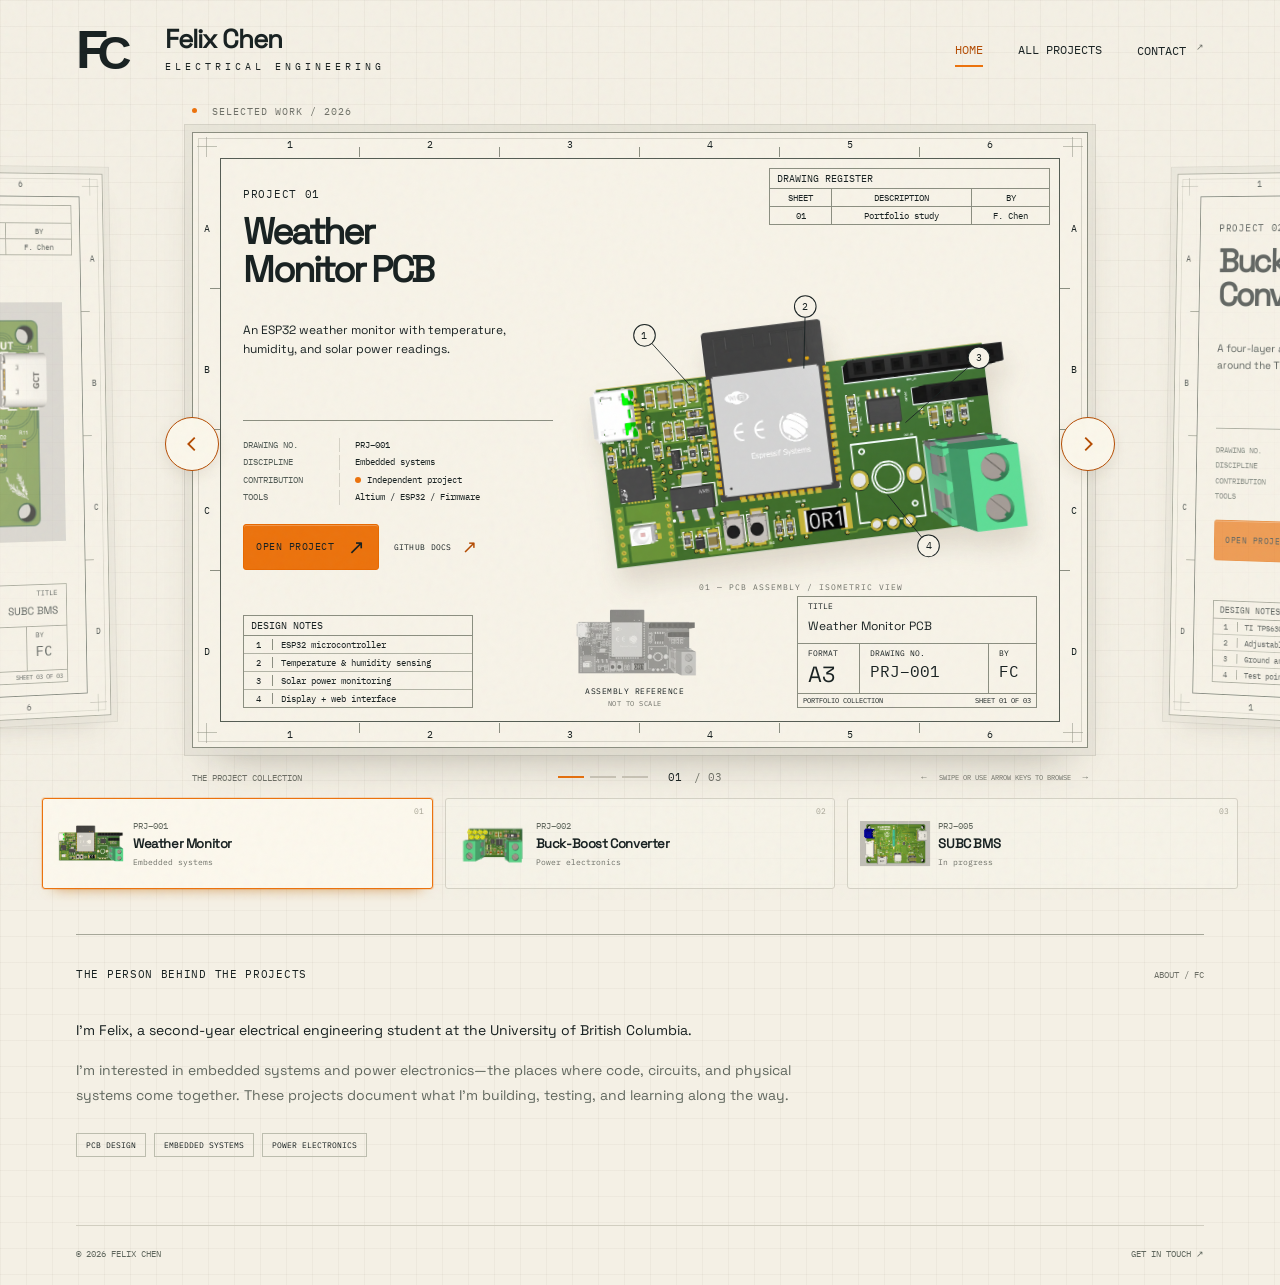
<file: index.html>
<!doctype html>
<html lang="en">
<head>
  <meta charset="utf-8">
  <meta name="viewport" content="width=device-width, initial-scale=1">
  <meta name="theme-color" content="#f4f0e5">
  <meta name="description" content="Felix Chen's electrical engineering portfolio. Explore embedded systems, PCB design, and power electronics through a collection of engineering project sheets.">
  <title>Home — Felix Chen</title>
  <link rel="icon" href="assets/favicon.svg" type="image/svg+xml">
  <link rel="stylesheet" href="style.css?v=20261022-pages">
  <link rel="stylesheet" href="carousel.css?v=20261024-home">
  <link rel="stylesheet" href="site-pages.css?v=20261022-contact">
  <script src="projects-data.js?v=20261031-subc-reference" defer></script>
  <script src="script.js?v=20261024-docs" defer></script>
</head>
<body>
  <a class="skip-link" href="#projects">Skip to projects</a>
  <header class="site-header">
    <a class="identity" href="#" aria-label="Felix Chen, home"><span class="monogram" aria-hidden="true">F<span>C</span></span><span class="wordmark"><strong>Felix Chen</strong><small>Electrical engineering</small></span></a>
    <nav aria-label="Main navigation"><a class="nav-projects active" aria-current="page" href="#projects">Home</a><a href="projects/">All projects</a><a href="contact/">Contact <span aria-hidden="true">↗</span></a></nav>
  </header>

  <main>
    <section id="projects" class="portfolio" aria-label="Engineering project collection">
      <div class="collection-heading"><span><i></i> Selected work / 2026</span></div>
      <div class="drawing-stage" role="group" aria-roledescription="carousel" aria-label="Project drawings">
        <article class="drawing-sheet" id="active-sheet" role="tabpanel" aria-roledescription="slide" aria-labelledby="project-tab-0">
          <div class="sheet-grid top-grid" aria-hidden="true"><span>1</span><span>2</span><span>3</span><span>4</span><span>5</span><span>6</span></div>
          <div class="sheet-grid bottom-grid" aria-hidden="true"><span>1</span><span>2</span><span>3</span><span>4</span><span>5</span><span>6</span></div>
          <div class="sheet-letters left-letters" aria-hidden="true"><span>A</span><span>B</span><span>C</span><span>D</span></div>
          <div class="sheet-letters right-letters" aria-hidden="true"><span>A</span><span>B</span><span>C</span><span>D</span></div>
          <span class="registration cross-tl" aria-hidden="true"></span><span class="registration cross-tr" aria-hidden="true"></span><span class="registration cross-bl" aria-hidden="true"></span><span class="registration cross-br" aria-hidden="true"></span>
          <div class="sheet-interior">
            <div class="project-copy">
              <p class="eyebrow" id="project-number">Project 01 <span> / Embedded systems</span></p>
              <h1 id="project-title">Weather<br>Monitor PCB</h1>
              <p id="project-summary" class="project-summary">An ESP32 weather monitor with temperature, humidity, and solar power readings.</p>
              <dl class="project-specs"><div><dt>Drawing no.</dt><dd id="drawing-no">PRJ–001</dd></div><div><dt>Discipline</dt><dd id="project-discipline">Embedded systems</dd></div><div><dt>Contribution</dt><dd id="project-role"><span class="status-dot"></span>Independent project</dd></div><div><dt>Tools</dt><dd id="project-tools">Altium / ESP32 / C++</dd></div></dl>
              <div class="project-actions"><a class="primary-button" id="open-project" href="projects/weather-monitor/">Open project <span aria-hidden="true">↗</span></a><a class="text-button" href="https://github.com/felixchen2007/weather-monitor-pcb" target="_blank" rel="noreferrer">GitHub docs <span aria-hidden="true">↗</span></a></div>
            </div>
            <div class="revision-table"><div>Drawing register</div><table><thead><tr><th>Sheet</th><th>Description</th><th>By</th></tr></thead><tbody><tr><td id="register-number">01</td><td>Portfolio study</td><td>F. Chen</td></tr></tbody></table></div>
            <figure class="project-figure" id="project-figure"><img id="project-image" src="assets/weather-monitor-pcb.png" alt="3D render of Felix Chen's ESP32 weather monitor PCB" fetchpriority="high"><svg class="callout-overlay" viewBox="0 0 700 430" aria-hidden="true"><g class="leader-lines"><path d="M132 74 L201 150"/><path d="M355 34 L353 120"/><path d="M596 105 L494 195"/><path d="M526 366 L469 295"/></g><g class="callout-numbers"><circle cx="132" cy="74" r="15"/><text x="132" y="79">1</text><circle cx="355" cy="34" r="15"/><text x="355" y="39">2</text><circle cx="596" cy="105" r="15"/><text x="596" y="110">3</text><circle cx="526" cy="366" r="15"/><text x="526" y="371">4</text></g></svg><figcaption id="figure-caption">01 — PCB assembly / isometric view</figcaption></figure>
            <div class="sheet-bottom">
              <div class="callout-table"><div class="table-label">Design notes</div><ol id="design-notes"><li>ESP32 microcontroller</li><li>Temperature & humidity sensing</li><li>Solar power monitoring</li><li>Display + web interface</li></ol></div>
              <div class="detail-view" aria-hidden="true"><img id="detail-image" src="assets/weather-monitor-pcb.png" alt=""><span>Assembly reference</span><small>Not to scale</small></div>
              <div class="title-block"><div><small>Title</small><strong id="block-title">Weather Monitor PCB</strong></div><div class="block-bottom"><div><small>Format</small><strong>A3</strong></div><div><small>Drawing no.</small><strong id="block-number">PRJ–001</strong></div><div><small>By</small><strong>FC</strong></div></div><p id="sheet-count">Portfolio collection <span>Sheet 01 of 03</span></p></div>
            </div>
          </div>
        </article>
        <button class="carousel-arrow prev" aria-label="Previous project"><svg viewBox="0 0 24 24" fill="none" aria-hidden="true"><path d="m15 5-7 7 7 7"/></svg></button><button class="carousel-arrow next" aria-label="Next project"><svg viewBox="0 0 24 24" fill="none" aria-hidden="true"><path d="m9 5 7 7-7 7"/></svg></button>
      </div>
      <div class="carousel-meta"><span class="collection-label">The project collection</span><div class="pagination"><div class="page-marks" aria-hidden="true"><i class="selected"></i><i></i><i></i></div><span id="page-count">01 <em>/ 03</em></span></div><span class="browse-hint">← <span>Swipe or use arrow keys to browse</span> →</span></div>
      <div class="project-tabs" role="tablist" aria-label="Select a featured project"><button class="project-tab selected" role="tab" id="project-tab-0" aria-selected="true" aria-controls="active-sheet" tabindex="0" data-project="0"><img src="assets/weather-monitor-pcb.png" alt=""><span><small>PRJ–001</small><strong>Weather Monitor</strong><em>Embedded systems</em></span><b>01</b></button><button class="project-tab" role="tab" id="project-tab-1" aria-selected="false" aria-controls="active-sheet" tabindex="-1" data-project="1"><img src="assets/buck-boost-converter-pcb.png" alt=""><span><small>PRJ–002</small><strong>Buck-Boost Converter</strong><em>Power electronics</em></span><b>02</b></button><button class="project-tab" role="tab" id="project-tab-2" aria-selected="false" aria-controls="active-sheet" tabindex="-1" data-project="2"><img src="assets/subc-bms-2025-reference.png" alt=""><span><small>PRJ–005</small><strong>SUBC BMS</strong><em>In progress</em></span><b>03</b></button></div>
      <p id="project-announcement" class="sr-only" aria-live="polite"></p>
    </section>

    <section class="about content-section" id="about" aria-label="About Felix Chen"><div class="section-heading"><p class="eyebrow">The person behind the projects</p><span class="tiny-note">About / FC</span></div><div class="about-layout"><div><p>I'm Felix, a second-year electrical engineering student at the University of British Columbia.</p><p>I’m interested in embedded systems and power electronics—the places where code, circuits, and physical systems come together. These projects document what I’m building, testing, and learning along the way.</p><div class="interest-tags"><span>PCB design</span><span>Embedded systems</span><span>Power electronics</span></div></div></div></section>
    <footer class="site-footer"><span>© 2026 Felix Chen</span><a href="contact/">Get in touch ↗</a></footer>
  </main>

</body>
</html>
</file>
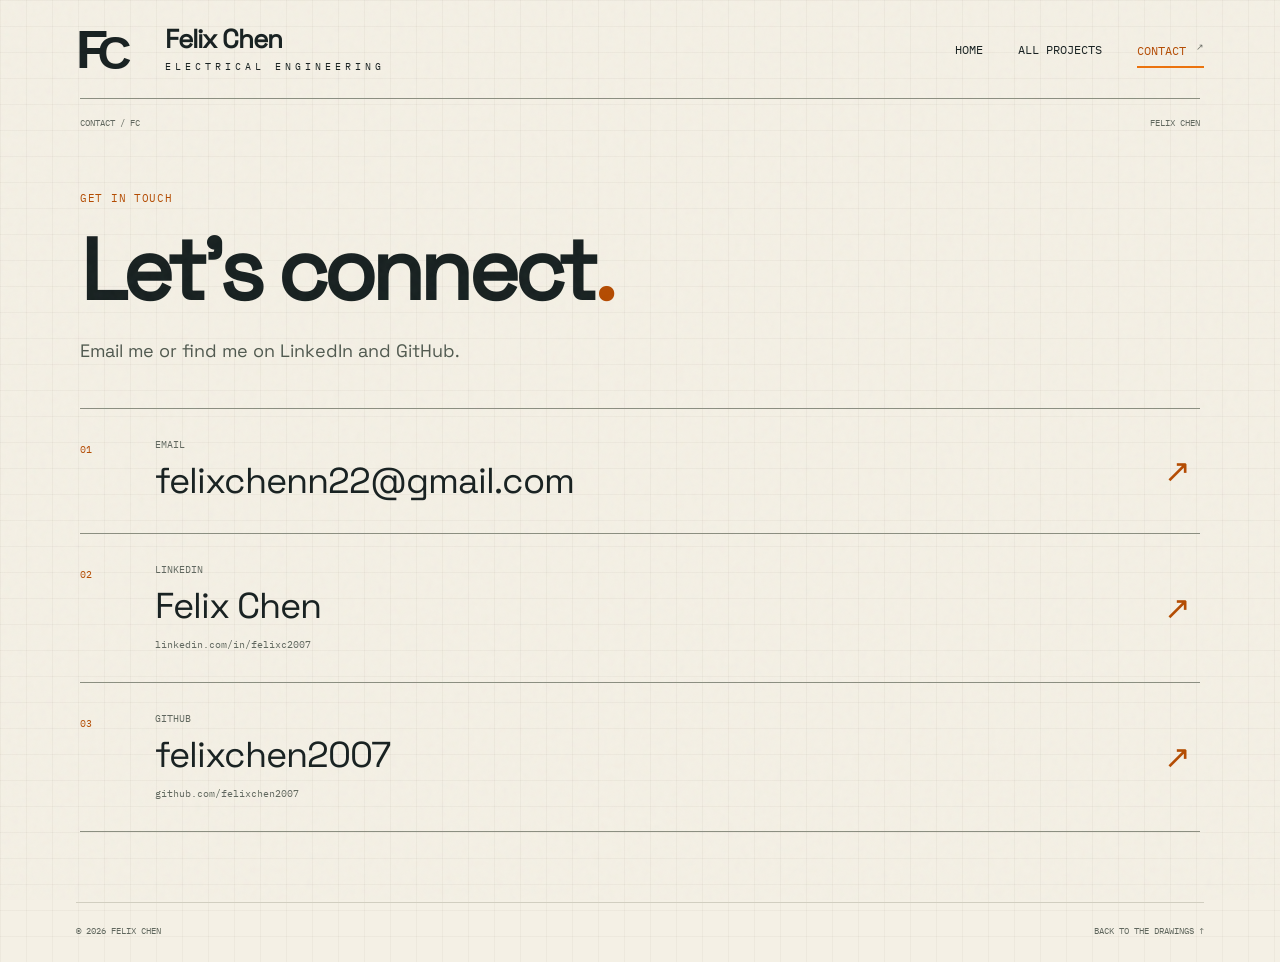
<file: contact/index.html>
<!doctype html>
<html lang="en">
<head>
  <meta charset="utf-8">
  <meta name="viewport" content="width=device-width, initial-scale=1">
  <meta name="theme-color" content="#f4f0e5">
  <meta name="description" content="Get in touch with Felix Chen by email, LinkedIn, or GitHub.">
  <title>Contact — Felix Chen</title>
  <link rel="canonical" href="https://felixchen2007.github.io/contact/">
  <link rel="icon" href="../assets/favicon.svg" type="image/svg+xml">
  <link rel="stylesheet" href="../style.css?v=20261022-pages">
  <link rel="stylesheet" href="../site-pages.css?v=20261022-contact">
</head>
<body class="contact-page">
  <a class="skip-link" href="#contact">Skip to contact</a>
  <header class="site-header">
    <a class="identity" href="../" aria-label="Felix Chen, home"><span class="monogram" aria-hidden="true">F<span>C</span></span><span class="wordmark"><strong>Felix Chen</strong><small>Electrical engineering</small></span></a>
    <nav aria-label="Main navigation"><a href="../#projects">Home</a><a href="../projects/">All projects</a><a class="active" aria-current="page" href="./">Contact <span aria-hidden="true">↗</span></a></nav>
  </header>
  <main class="contact-document" id="contact">
    <div class="contact-register"><span>Contact / FC</span><span>Felix Chen</span></div>
    <header class="contact-heading"><p class="eyebrow">Get in touch</p><h1>Let’s connect<span>.</span></h1><p>Email me or find me on LinkedIn and GitHub.</p></header>
    <div class="contact-directory">
      <a class="contact-entry" href="mailto:felixchenn22@gmail.com"><span class="entry-number" aria-hidden="true">01</span><span class="entry-content"><span class="entry-label">Email</span><strong>felixchenn22@gmail.com</strong></span><span class="entry-arrow" aria-hidden="true">↗</span></a>
      <a class="contact-entry" href="https://www.linkedin.com/in/felixc2007" target="_blank" rel="noreferrer"><span class="entry-number" aria-hidden="true">02</span><span class="entry-content"><span class="entry-label">LinkedIn</span><strong>Felix Chen</strong><span class="entry-address">linkedin.com/in/felixc2007</span></span><span class="entry-arrow" aria-hidden="true">↗</span></a>
      <a class="contact-entry" href="https://github.com/felixchen2007" target="_blank" rel="noreferrer"><span class="entry-number" aria-hidden="true">03</span><span class="entry-content"><span class="entry-label">GitHub</span><strong>felixchen2007</strong><span class="entry-address">github.com/felixchen2007</span></span><span class="entry-arrow" aria-hidden="true">↗</span></a>
    </div>
  </main>
  <footer class="site-footer"><span>© 2026 Felix Chen</span><a href="../#projects">Back to the drawings ↑</a></footer>
</body>
</html>
</file>
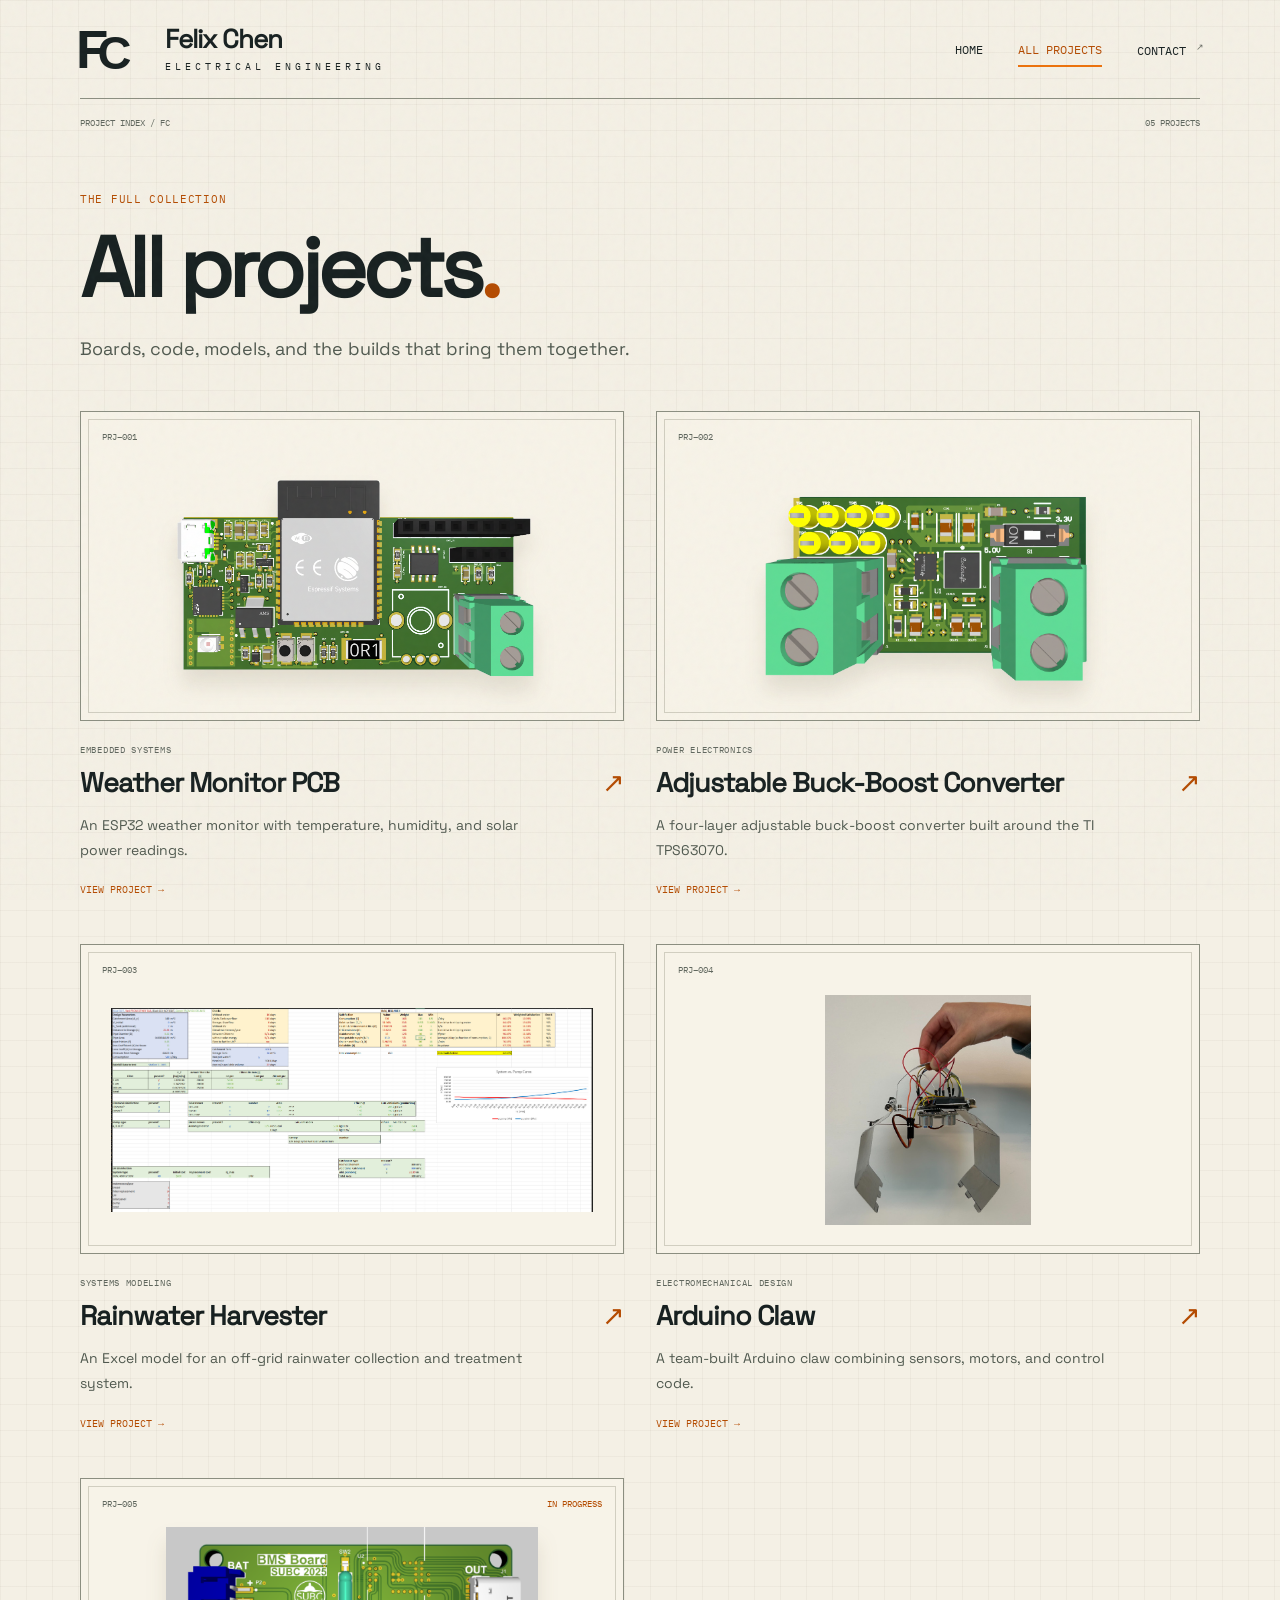
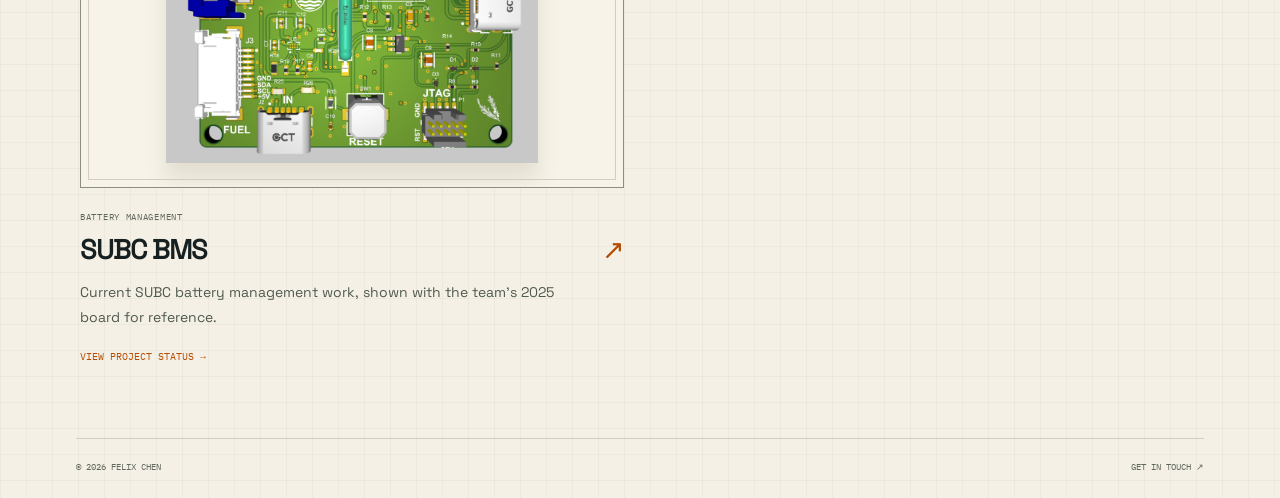
<file: projects/index.html>
<!doctype html>
<html lang="en">
<head>
  <meta charset="utf-8"><meta name="viewport" content="width=device-width, initial-scale=1"><meta name="theme-color" content="#f4f0e5">
  <meta name="description" content="All of Felix Chen's engineering projects, from PCB design and embedded systems to modeling and electromechanical builds.">
  <title>All projects — Felix Chen</title><link rel="canonical" href="https://felixchen2007.github.io/projects/">
  <link rel="icon" href="../assets/favicon.svg" type="image/svg+xml"><link rel="stylesheet" href="../style.css?v=20261022-pages"><link rel="stylesheet" href="../site-pages.css?v=20261022-contact"><link rel="stylesheet" href="../collection.css?v=20261024-home">
</head>
<body class="collection-page">
  <a class="skip-link" href="#all-projects">Skip to all projects</a>
  <header class="site-header"><a class="identity" href="../" aria-label="Felix Chen, home"><span class="monogram" aria-hidden="true">F<span>C</span></span><span class="wordmark"><strong>Felix Chen</strong><small>Electrical engineering</small></span></a><nav aria-label="Main navigation"><a href="../">Home</a><a class="active" aria-current="page" href="./">All projects</a><a href="../contact/">Contact <span aria-hidden="true">↗</span></a></nav></header>
  <main class="collection-document" id="all-projects">
    <div class="collection-register"><span>Project index / FC</span><span>05 projects</span></div>
    <header class="collection-title"><p class="eyebrow">The full collection</p><h1>All projects<span>.</span></h1><p>Boards, code, models, and the builds that bring them together.</p></header>
    <div class="project-index">
      <article class="index-project"><a href="weather-monitor/"><div class="index-art"><span class="index-drawing">PRJ–001</span><img src="../assets/weather-monitor-pcb.png" alt="3D render of Felix Chen&#39;s ESP32 weather monitor PCB" loading="lazy"></div><div class="index-copy"><p class="eyebrow">Embedded systems</p><h2>Weather Monitor PCB <span aria-hidden="true">↗</span></h2><p>An ESP32 weather monitor with temperature, humidity, and solar power readings.</p><span class="index-open">View project →</span></div></a></article>
      <article class="index-project"><a href="buck-boost-converter/"><div class="index-art"><span class="index-drawing">PRJ–002</span><img src="../assets/buck-boost-converter-pcb.png" alt="3D render of Felix Chen&#39;s four-layer adjustable buck-boost converter PCB" loading="lazy"></div><div class="index-copy"><p class="eyebrow">Power electronics</p><h2>Adjustable Buck-Boost Converter <span aria-hidden="true">↗</span></h2><p>A four-layer adjustable buck-boost converter built around the TI TPS63070.</p><span class="index-open">View project →</span></div></a></article>
      <article class="index-project"><a href="rainwater/"><div class="index-art index-photo"><span class="index-drawing">PRJ–003</span><img src="../assets/rainwater-1.jpg" alt="Rainwater harvesting project design and analysis" loading="lazy"></div><div class="index-copy"><p class="eyebrow">Systems modeling</p><h2>Rainwater Harvester <span aria-hidden="true">↗</span></h2><p>An Excel model for an off-grid rainwater collection and treatment system.</p><span class="index-open">View project →</span></div></a></article>
      <article class="index-project"><a href="arduino-claw/"><div class="index-art index-photo"><span class="index-drawing">PRJ–004</span><img src="../assets/arduino-claw-1.jpg" alt="The Arduino claw prototype with its mechanical structure and electronics" loading="lazy"></div><div class="index-copy"><p class="eyebrow">Electromechanical design</p><h2>Arduino Claw <span aria-hidden="true">↗</span></h2><p>A team-built Arduino claw combining sensors, motors, and control code.</p><span class="index-open">View project →</span></div></a></article>
      <article class="index-project"><a href="subc-bms/"><div class="index-art"><span class="index-drawing">PRJ–005</span><span class="index-status">In progress</span><img src="../assets/subc-bms-2025-reference.png" alt="SUBC&#39;s 2025 BMS board, designed by the previous year&#39;s team and shown as a reference for the current project" loading="lazy"></div><div class="index-copy"><p class="eyebrow">Battery management</p><h2>SUBC BMS <span aria-hidden="true">↗</span></h2><p>Current SUBC battery management work, shown with the team&#39;s 2025 board for reference.</p><span class="index-open">View project status →</span></div></a></article>
    </div>
  </main>
  <footer class="site-footer"><span>© 2026 Felix Chen</span><a href="../contact/">Get in touch ↗</a></footer>
</body>
</html>
</file>
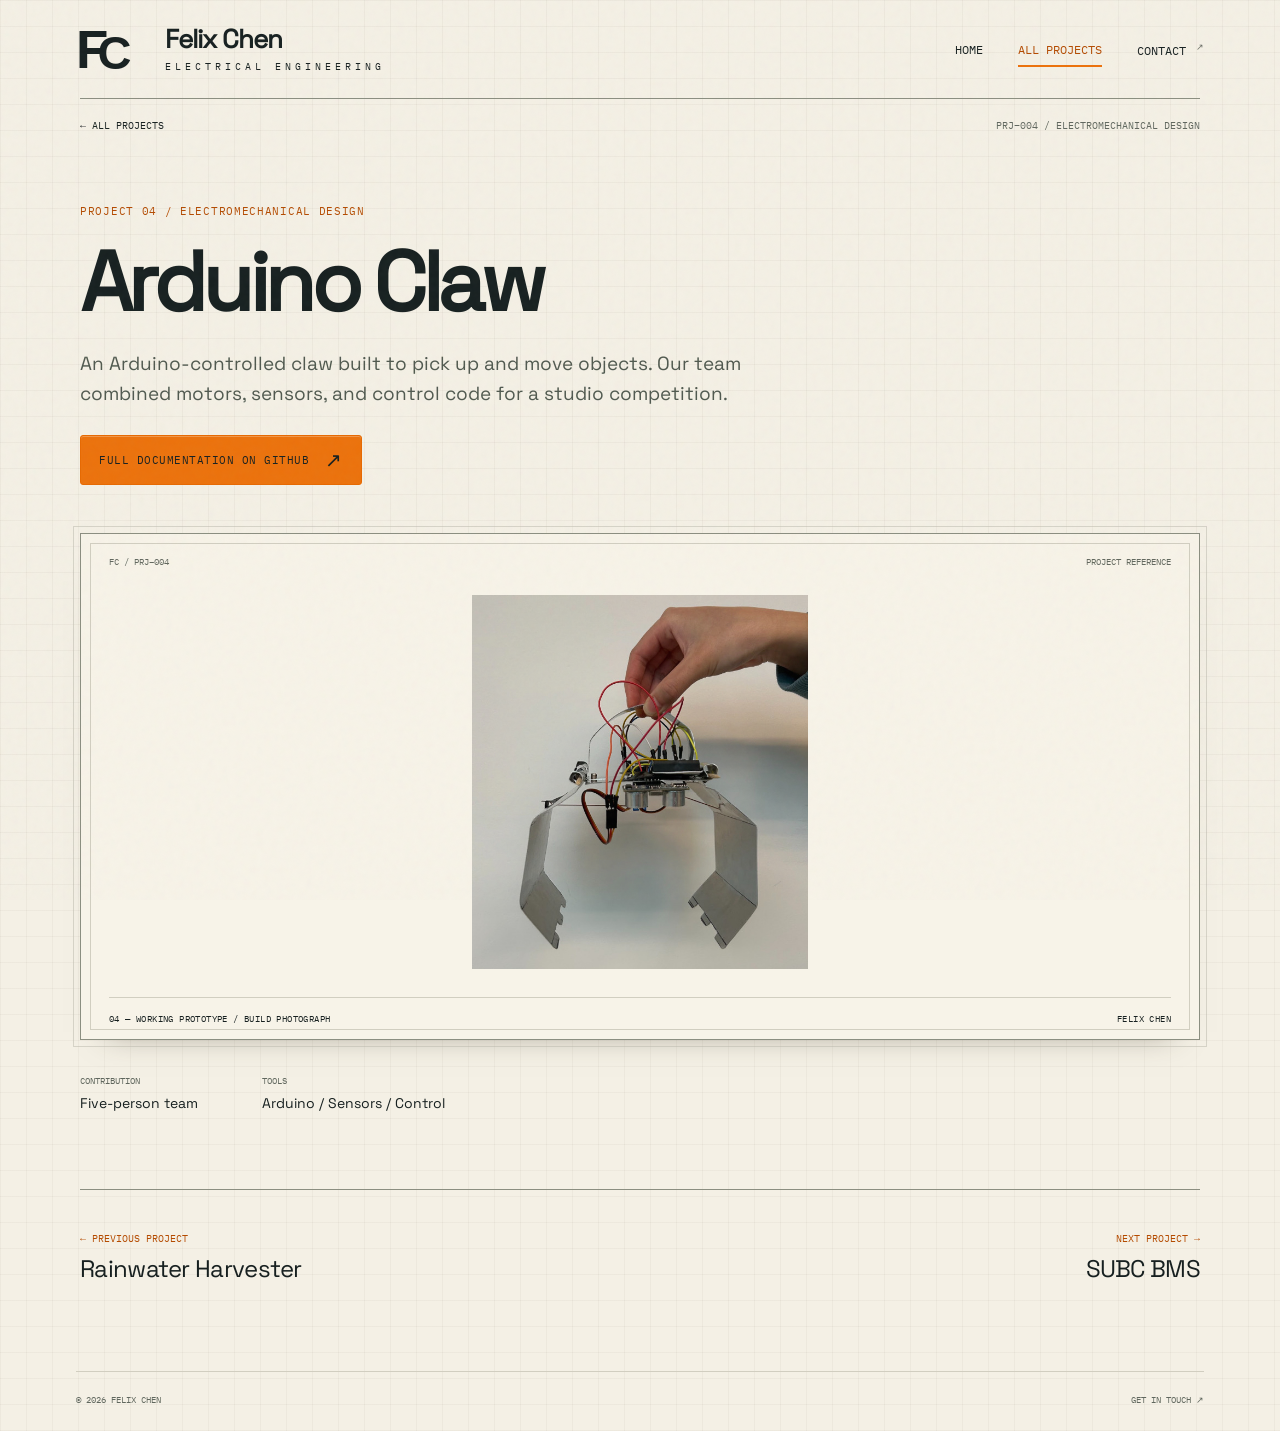
<file: projects/arduino-claw/index.html>
<!doctype html>
<html lang="en">
<head>
  <meta charset="utf-8">
  <meta name="viewport" content="width=device-width, initial-scale=1">
  <meta name="theme-color" content="#f4f0e5">
  <meta name="description" content="An Arduino-controlled claw built to pick up and move objects. Our team combined motors, sensors, and control code for a studio competition.">
  <meta property="og:title" content="Arduino Claw — Felix Chen">
  <meta property="og:description" content="An Arduino-controlled claw built to pick up and move objects. Our team combined motors, sensors, and control code for a studio competition.">
  <meta property="og:type" content="article">
  <meta property="og:url" content="https://felixchen2007.github.io/projects/arduino-claw/">
  <meta property="og:image" content="https://felixchen2007.github.io/assets/arduino-claw-1.jpg">
  <title>Arduino Claw — Felix Chen</title>
  <link rel="canonical" href="https://felixchen2007.github.io/projects/arduino-claw/">
  <link rel="icon" href="../../assets/favicon.svg" type="image/svg+xml">
  <link rel="stylesheet" href="../../style.css?v=20261022-pages">
  <link rel="stylesheet" href="../../project-page.css?v=20261024-board-detail">
  <link rel="stylesheet" href="../../site-pages.css?v=20261022-contact">

</head>
<body class="project-page">
  <a class="skip-link" href="#project">Skip to project</a>
  <header class="site-header">
    <a class="identity" href="../../" aria-label="Felix Chen, home"><span class="monogram" aria-hidden="true">F<span>C</span></span><span class="wordmark"><strong>Felix Chen</strong><small>Electrical engineering</small></span></a>
    <nav aria-label="Main navigation"><a href="../../">Home</a><a href="../" class="active" aria-current="location">All projects</a><a href="../../contact/">Contact <span aria-hidden="true">↗</span></a></nav>
  </header>
  <main id="project" class="project-document">
    <div class="document-breadcrumb"><a href="../">← All projects</a><span>PRJ–004 / Electromechanical design</span></div>
    <article>
      <header class="case-heading">
        <p class="eyebrow">Project 04 / Electromechanical design</p>
        <h1>Arduino Claw</h1>
        <p class="case-summary">An Arduino-controlled claw built to pick up and move objects. Our team combined motors, sensors, and control code for a studio competition.</p>
        <a class="primary-button documentation-link" href="https://github.com/felixchen2007/arduino-claw" target="_blank" rel="noreferrer">Full documentation on GitHub <span aria-hidden="true">↗</span></a>
      </header>
      <figure class="case-figure build-photo">
        <div class="figure-register" aria-hidden="true"><span>FC / PRJ–004</span><span>Project reference</span></div>
        <img src="../../assets/arduino-claw-1.jpg" alt="The Arduino claw prototype with its mechanical structure and electronics" fetchpriority="high" width="614" height="683">
        <figcaption><span>04 — Working prototype / build photograph</span><span>Felix Chen</span></figcaption>
      </figure>
      <dl class="project-brief" id="build-notes" aria-label="Project details"><div><dt>Contribution</dt><dd>Five-person team</dd></div><div><dt>Tools</dt><dd>Arduino / Sensors / Control</dd></div></dl>
    </article>
    <nav class="project-neighbors" aria-label="More projects">
      <a href="../rainwater/"><span>← Previous project</span><strong>Rainwater Harvester</strong></a>
      <a href="../subc-bms/"><span>Next project →</span><strong>SUBC BMS</strong></a>
    </nav>
  </main>
  <footer class="site-footer"><span>© 2026 Felix Chen</span><a href="../../contact/">Get in touch ↗</a></footer>
</body>
</html>
</file>
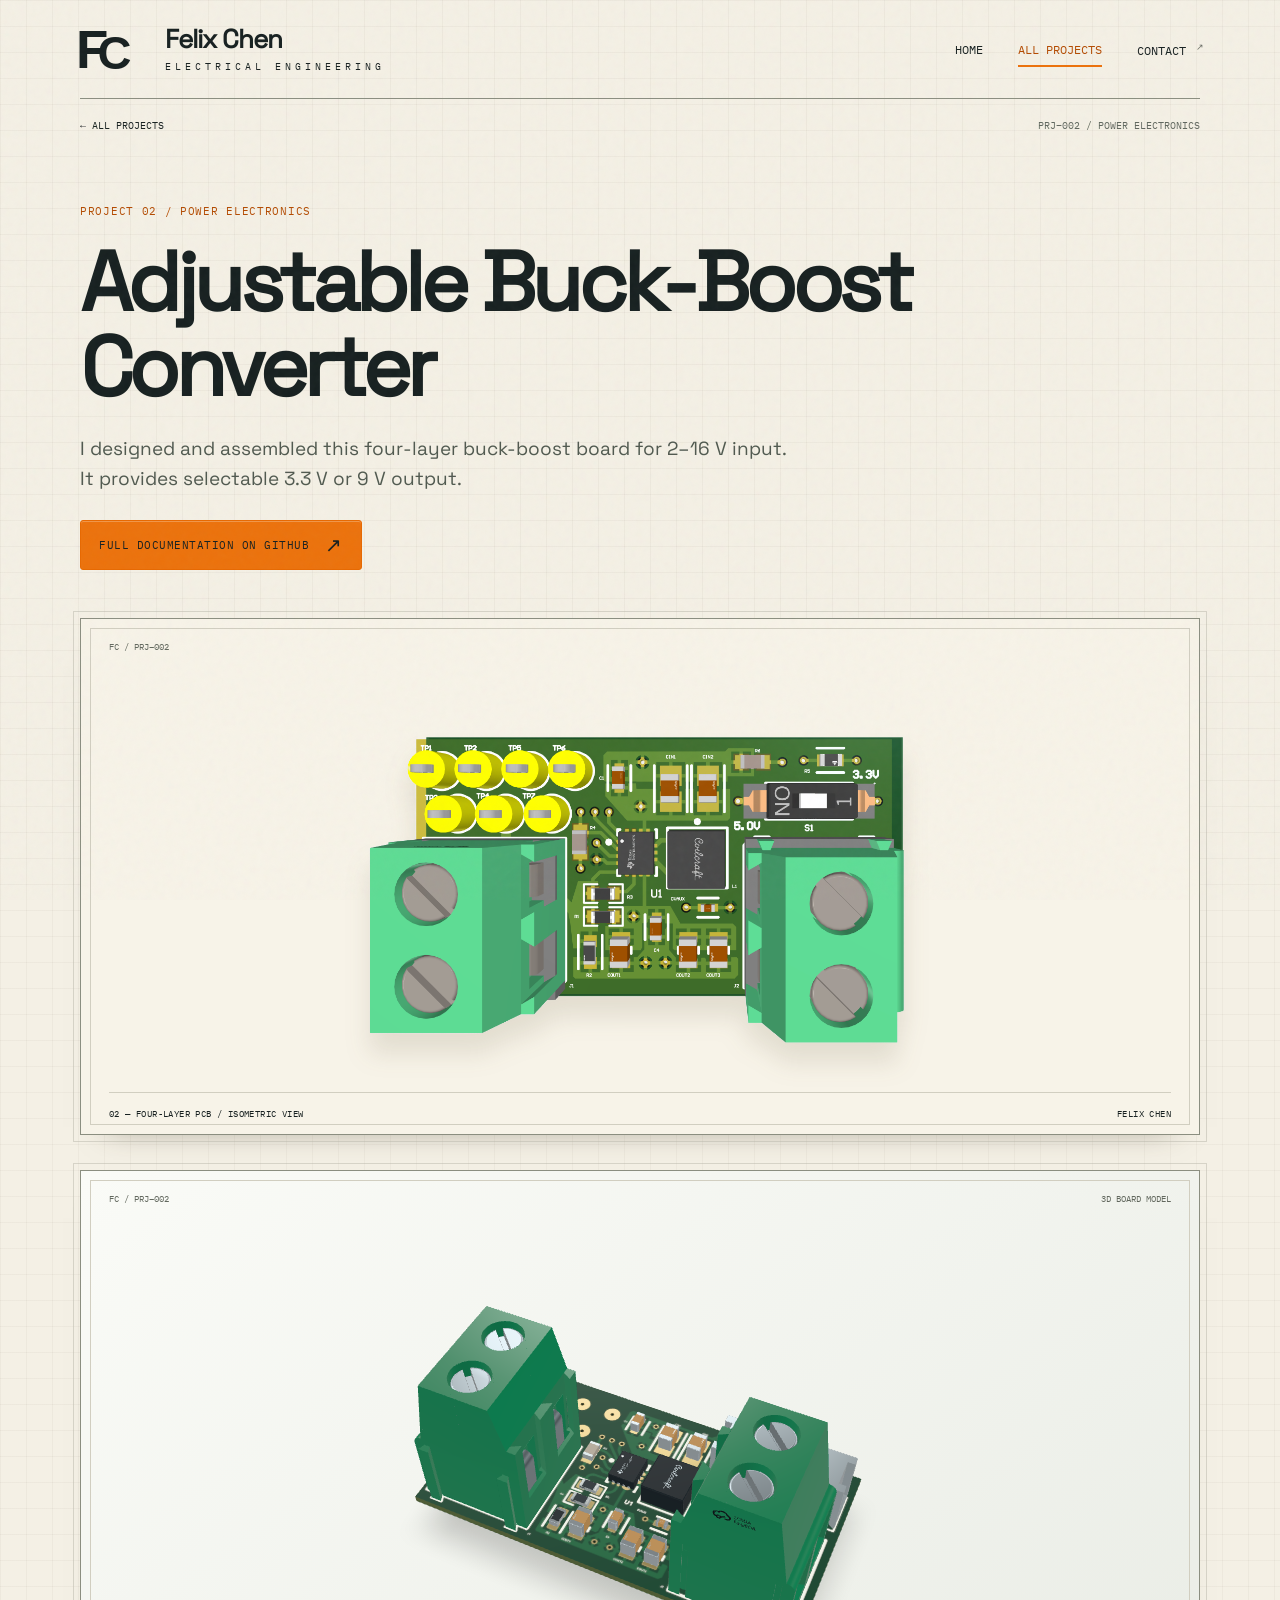
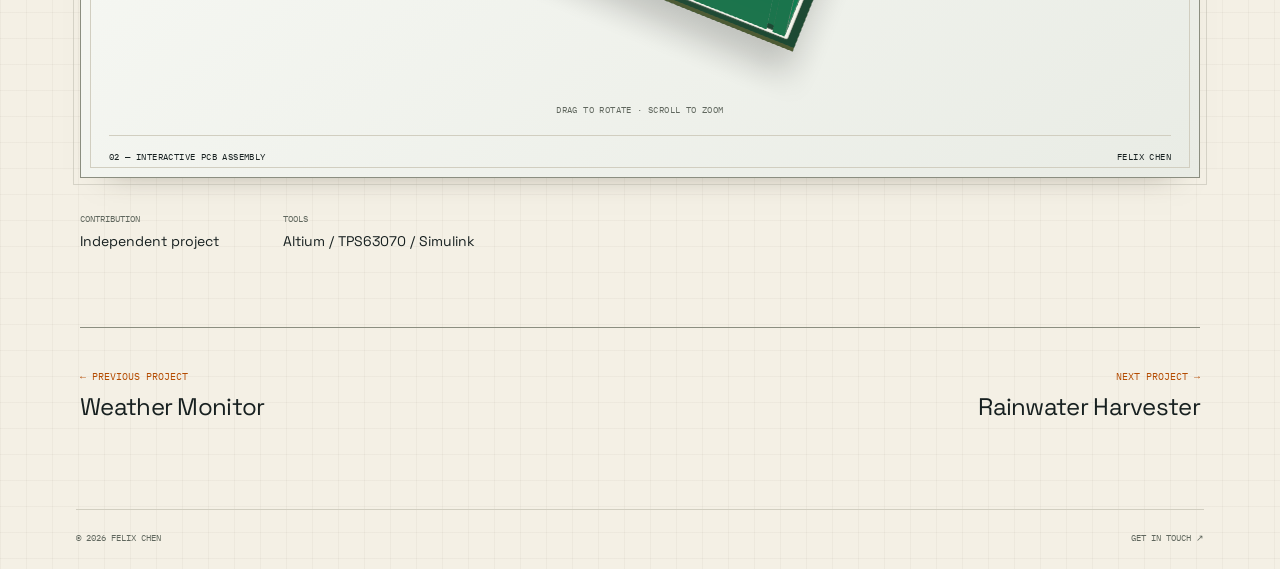
<file: projects/buck-boost-converter/index.html>
<!doctype html>
<html lang="en">
<head>
  <meta charset="utf-8">
  <meta name="viewport" content="width=device-width, initial-scale=1">
  <meta name="theme-color" content="#f4f0e5">
  <meta name="description" content="I designed and assembled this four-layer buck-boost board for 2–16 V input. It provides selectable 3.3 V or 9 V output.">
  <meta property="og:title" content="Adjustable Buck-Boost Converter — Felix Chen">
  <meta property="og:description" content="I designed and assembled this four-layer buck-boost board for 2–16 V input. It provides selectable 3.3 V or 9 V output.">
  <meta property="og:type" content="article">
  <meta property="og:url" content="https://felixchen2007.github.io/projects/buck-boost-converter/">
  <meta property="og:image" content="https://felixchen2007.github.io/assets/buck-boost-converter-pcb.png">
  <title>Adjustable Buck-Boost Converter — Felix Chen</title>
  <link rel="canonical" href="https://felixchen2007.github.io/projects/buck-boost-converter/">
  <link rel="icon" href="../../assets/favicon.svg" type="image/svg+xml">
  <link rel="stylesheet" href="../../style.css?v=20261022-pages">
  <link rel="stylesheet" href="../../project-page.css?v=20261024-board-detail">
  <link rel="stylesheet" href="../../site-pages.css?v=20261022-contact">
  <script type="module" src="../../board-viewer.js?v=20261024-board-detail"></script>
</head>
<body class="project-page">
  <a class="skip-link" href="#project">Skip to project</a>
  <header class="site-header">
    <a class="identity" href="../../" aria-label="Felix Chen, home"><span class="monogram" aria-hidden="true">F<span>C</span></span><span class="wordmark"><strong>Felix Chen</strong><small>Electrical engineering</small></span></a>
    <nav aria-label="Main navigation"><a href="../../?project=buck-boost-converter#projects">Home</a><a href="../" class="active" aria-current="location">All projects</a><a href="../../contact/">Contact <span aria-hidden="true">↗</span></a></nav>
  </header>
  <main id="project" class="project-document">
    <div class="document-breadcrumb"><a href="../">← All projects</a><span>PRJ–002 / Power electronics</span></div>
    <article>
      <header class="case-heading">
        <p class="eyebrow">Project 02 / Power electronics</p>
        <h1>Adjustable Buck-Boost Converter</h1>
        <p class="case-summary">I designed and assembled this four-layer buck-boost board for 2–16 V input. It provides selectable 3.3 V or 9 V output.</p>
        <a class="primary-button documentation-link" href="https://github.com/felixchen2007/buck-boost-converter" target="_blank" rel="noreferrer">Full documentation on GitHub <span aria-hidden="true">↗</span></a>
      </header>
      <figure class="case-figure">
        <div class="figure-register" aria-hidden="true"><span>FC / PRJ–002</span></div>
        <img src="../../assets/buck-boost-converter-pcb.png" alt="3D render of Felix Chen&#39;s four-layer adjustable buck-boost converter PCB" fetchpriority="high" width="1217" height="754">
        <figcaption><span>02 — Four-layer PCB / isometric view</span><span>Felix Chen</span></figcaption>
      </figure>
      <figure class="case-figure board-figure">
        <div class="figure-register" aria-hidden="true"><span>FC / PRJ–002</span><span>3D board model</span></div>
        <model-viewer src="../../assets/models/buck-boost-converter.glb?v=20261024-detail" poster="../../assets/buck-boost-converter-pcb.png" alt="Interactive 3D model of Adjustable Buck-Boost Converter" camera-controls disable-pan touch-action="pan-y" camera-orbit="25deg 40deg 100%" min-camera-orbit="auto 15deg 65%" max-camera-orbit="auto 115deg 230%" auto-rotate-delay="3000" rotation-per-second="6deg" environment-image="neutral" tone-mapping="neutral" shadow-intensity=".65" shadow-softness="1" exposure=".9" interaction-prompt="none" loading="eager"><img class="viewer-poster" slot="poster" src="../../assets/buck-boost-converter-pcb.png" alt="3D render of Felix Chen&#39;s four-layer adjustable buck-boost converter PCB"></model-viewer><img class="model-fallback" src="../../assets/buck-boost-converter-pcb.png" alt="3D render of Felix Chen&#39;s four-layer adjustable buck-boost converter PCB" hidden><p class="model-hint" hidden>Drag to rotate · Scroll to zoom</p>
        <figcaption><span>02 — Interactive PCB assembly</span><span>Felix Chen</span></figcaption>
      </figure>
      <dl class="project-brief" id="build-notes" aria-label="Project details"><div><dt>Contribution</dt><dd>Independent project</dd></div><div><dt>Tools</dt><dd>Altium / TPS63070 / Simulink</dd></div></dl>
    </article>
    <nav class="project-neighbors" aria-label="More projects">
      <a href="../weather-monitor/"><span>← Previous project</span><strong>Weather Monitor</strong></a>
      <a href="../rainwater/"><span>Next project →</span><strong>Rainwater Harvester</strong></a>
    </nav>
  </main>
  <footer class="site-footer"><span>© 2026 Felix Chen</span><a href="../../contact/">Get in touch ↗</a></footer>
</body>
</html>
</file>
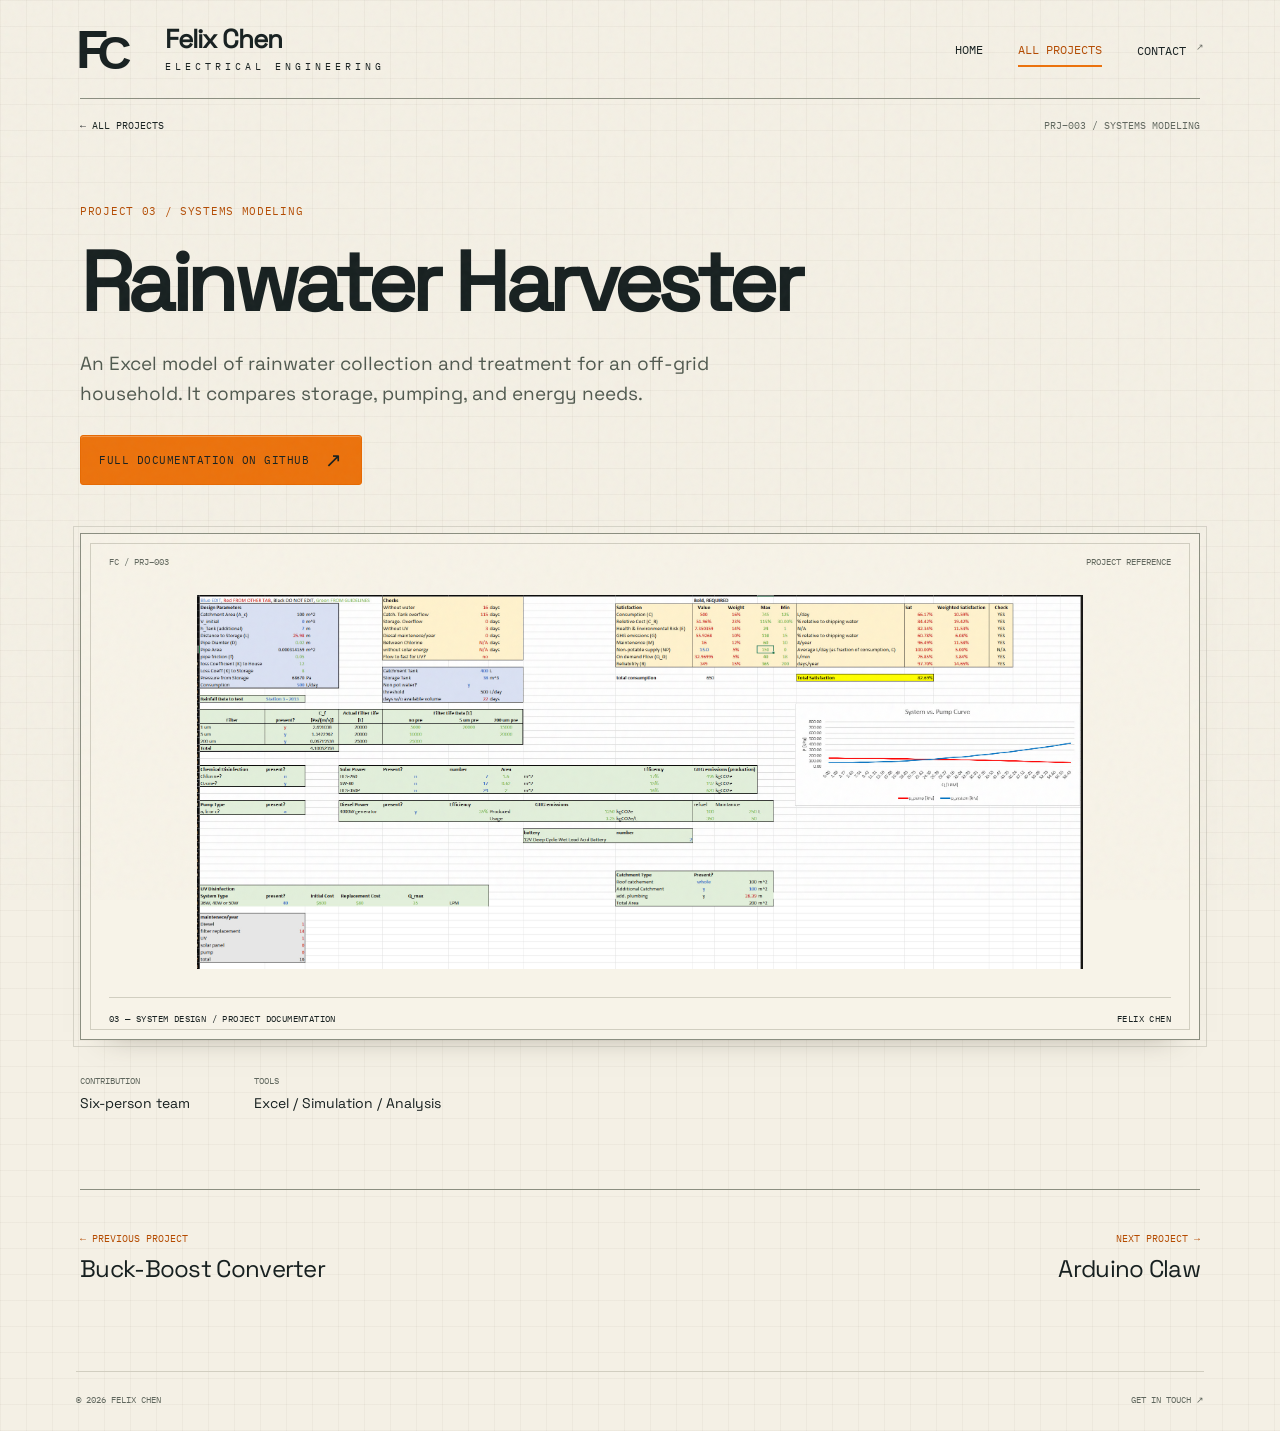
<file: projects/rainwater/index.html>
<!doctype html>
<html lang="en">
<head>
  <meta charset="utf-8">
  <meta name="viewport" content="width=device-width, initial-scale=1">
  <meta name="theme-color" content="#f4f0e5">
  <meta name="description" content="An Excel model of rainwater collection and treatment for an off-grid household. It compares storage, pumping, and energy needs.">
  <meta property="og:title" content="Rainwater Harvester — Felix Chen">
  <meta property="og:description" content="An Excel model of rainwater collection and treatment for an off-grid household. It compares storage, pumping, and energy needs.">
  <meta property="og:type" content="article">
  <meta property="og:url" content="https://felixchen2007.github.io/projects/rainwater/">
  <meta property="og:image" content="https://felixchen2007.github.io/assets/rainwater-1.jpg">
  <title>Rainwater Harvester — Felix Chen</title>
  <link rel="canonical" href="https://felixchen2007.github.io/projects/rainwater/">
  <link rel="icon" href="../../assets/favicon.svg" type="image/svg+xml">
  <link rel="stylesheet" href="../../style.css?v=20261022-pages">
  <link rel="stylesheet" href="../../project-page.css?v=20261024-board-detail">
  <link rel="stylesheet" href="../../site-pages.css?v=20261022-contact">

</head>
<body class="project-page">
  <a class="skip-link" href="#project">Skip to project</a>
  <header class="site-header">
    <a class="identity" href="../../" aria-label="Felix Chen, home"><span class="monogram" aria-hidden="true">F<span>C</span></span><span class="wordmark"><strong>Felix Chen</strong><small>Electrical engineering</small></span></a>
    <nav aria-label="Main navigation"><a href="../../">Home</a><a href="../" class="active" aria-current="location">All projects</a><a href="../../contact/">Contact <span aria-hidden="true">↗</span></a></nav>
  </header>
  <main id="project" class="project-document">
    <div class="document-breadcrumb"><a href="../">← All projects</a><span>PRJ–003 / Systems modeling</span></div>
    <article>
      <header class="case-heading">
        <p class="eyebrow">Project 03 / Systems modeling</p>
        <h1>Rainwater Harvester</h1>
        <p class="case-summary">An Excel model of rainwater collection and treatment for an off-grid household. It compares storage, pumping, and energy needs.</p>
        <a class="primary-button documentation-link" href="https://github.com/felixchen2007/rainwater-harvester" target="_blank" rel="noreferrer">Full documentation on GitHub <span aria-hidden="true">↗</span></a>
      </header>
      <figure class="case-figure build-photo">
        <div class="figure-register" aria-hidden="true"><span>FC / PRJ–003</span><span>Project reference</span></div>
        <img src="../../assets/rainwater-1.jpg" alt="Rainwater harvesting project design and analysis" fetchpriority="high" width="2518" height="1063">
        <figcaption><span>03 — System design / project documentation</span><span>Felix Chen</span></figcaption>
      </figure>
      <dl class="project-brief" id="build-notes" aria-label="Project details"><div><dt>Contribution</dt><dd>Six-person team</dd></div><div><dt>Tools</dt><dd>Excel / Simulation / Analysis</dd></div></dl>
    </article>
    <nav class="project-neighbors" aria-label="More projects">
      <a href="../buck-boost-converter/"><span>← Previous project</span><strong>Buck-Boost Converter</strong></a>
      <a href="../arduino-claw/"><span>Next project →</span><strong>Arduino Claw</strong></a>
    </nav>
  </main>
  <footer class="site-footer"><span>© 2026 Felix Chen</span><a href="../../contact/">Get in touch ↗</a></footer>
</body>
</html>
</file>
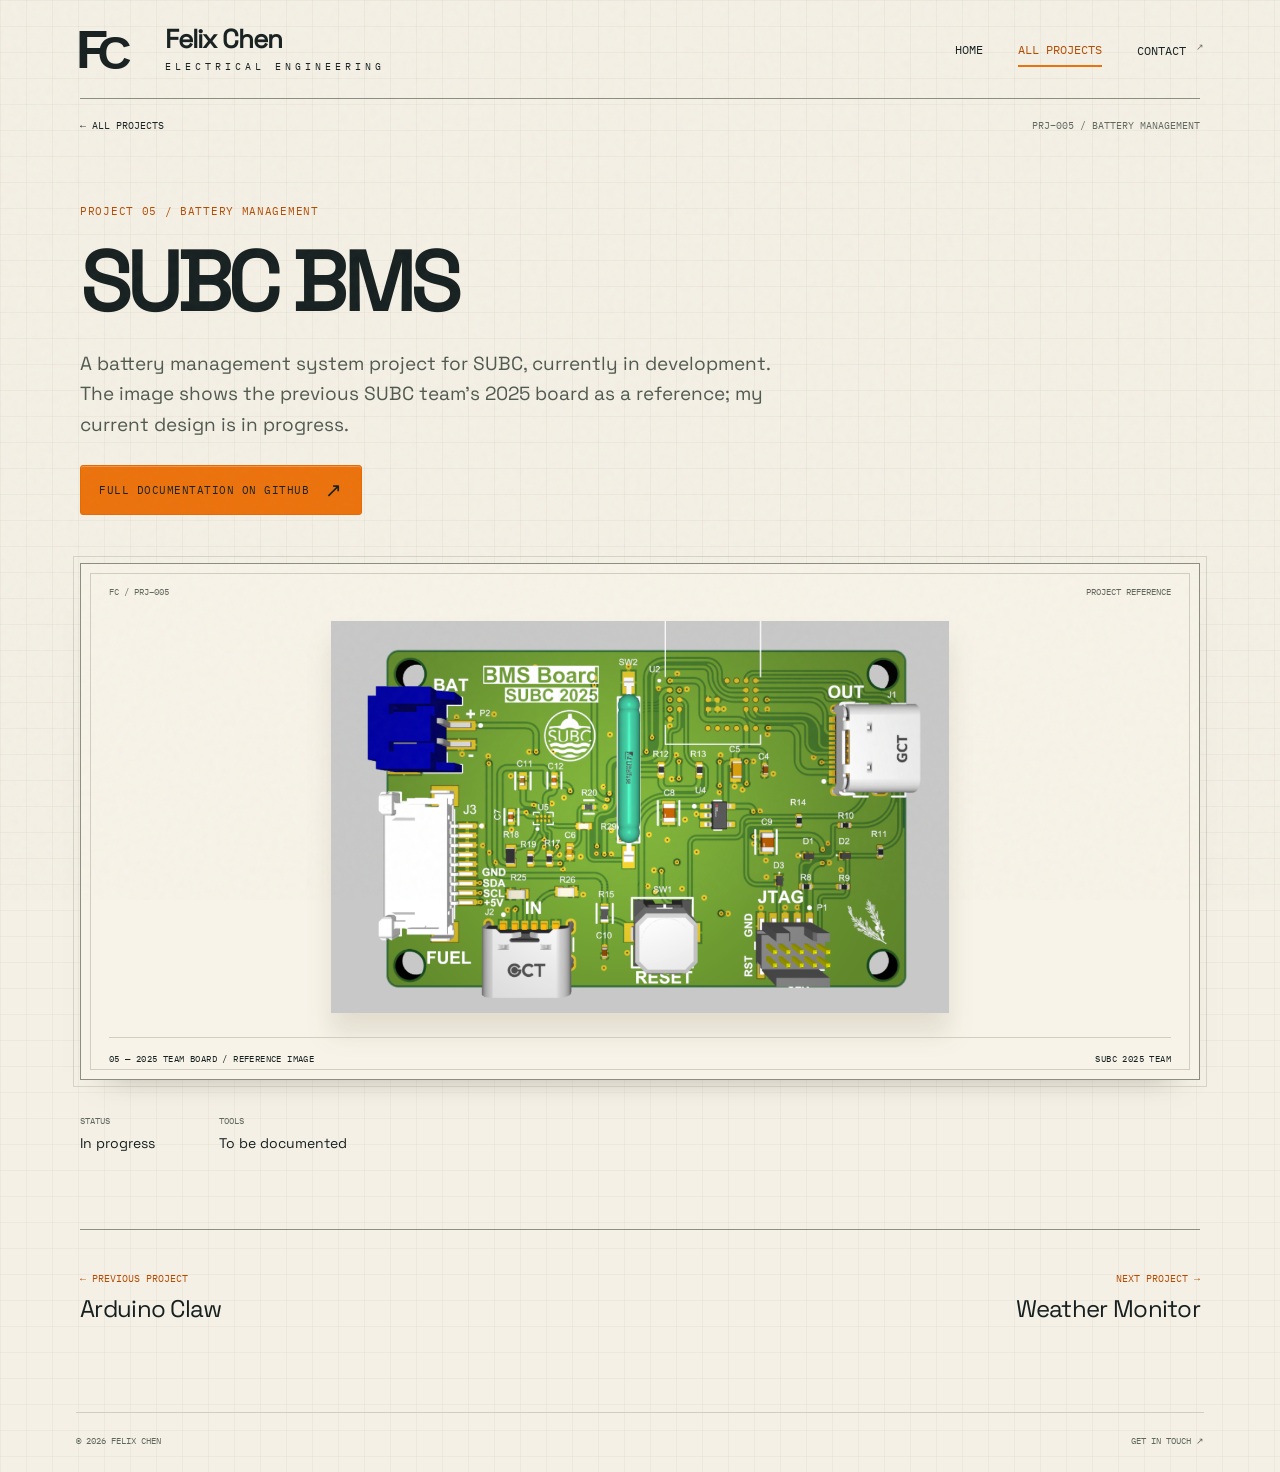
<file: projects/subc-bms/index.html>
<!doctype html>
<html lang="en">
<head>
  <meta charset="utf-8">
  <meta name="viewport" content="width=device-width, initial-scale=1">
  <meta name="theme-color" content="#f4f0e5">
  <meta name="description" content="A battery management system project for SUBC, currently in development. The image shows the previous SUBC team&#39;s 2025 board as a reference; my current design is in progress.">
  <meta property="og:title" content="SUBC BMS — Felix Chen">
  <meta property="og:description" content="A battery management system project for SUBC, currently in development. The image shows the previous SUBC team&#39;s 2025 board as a reference; my current design is in progress.">
  <meta property="og:type" content="article">
  <meta property="og:url" content="https://felixchen2007.github.io/projects/subc-bms/">
  <meta property="og:image" content="https://felixchen2007.github.io/assets/subc-bms-2025-reference.png">
  <title>SUBC BMS — Felix Chen</title>
  <link rel="canonical" href="https://felixchen2007.github.io/projects/subc-bms/">
  <link rel="icon" href="../../assets/favicon.svg" type="image/svg+xml">
  <link rel="stylesheet" href="../../style.css?v=20261022-pages">
  <link rel="stylesheet" href="../../project-page.css?v=20261024-board-detail">
  <link rel="stylesheet" href="../../site-pages.css?v=20261022-contact">

</head>
<body class="project-page">
  <a class="skip-link" href="#project">Skip to project</a>
  <header class="site-header">
    <a class="identity" href="../../" aria-label="Felix Chen, home"><span class="monogram" aria-hidden="true">F<span>C</span></span><span class="wordmark"><strong>Felix Chen</strong><small>Electrical engineering</small></span></a>
    <nav aria-label="Main navigation"><a href="../../?project=subc-bms#projects">Home</a><a href="../" class="active" aria-current="location">All projects</a><a href="../../contact/">Contact <span aria-hidden="true">↗</span></a></nav>
  </header>
  <main id="project" class="project-document">
    <div class="document-breadcrumb"><a href="../">← All projects</a><span>PRJ–005 / Battery management</span></div>
    <article>
      <header class="case-heading">
        <p class="eyebrow">Project 05 / Battery management</p>
        <h1>SUBC BMS</h1>
        <p class="case-summary">A battery management system project for SUBC, currently in development. The image shows the previous SUBC team&#39;s 2025 board as a reference; my current design is in progress.</p>
        <a class="primary-button documentation-link" href="https://github.com/felixchen2007/subc-bms" target="_blank" rel="noreferrer">Full documentation on GitHub <span aria-hidden="true">↗</span></a>
      </header>
      <figure class="case-figure">
        <div class="figure-register" aria-hidden="true"><span>FC / PRJ–005</span><span>Project reference</span></div>
        <img src="../../assets/subc-bms-2025-reference.png" alt="SUBC&#39;s 2025 BMS board, designed by the previous year&#39;s team and shown as a reference for the current project" fetchpriority="high" width="1026" height="651">
        <figcaption><span>05 — 2025 team board / reference image</span><span>SUBC 2025 team</span></figcaption>
      </figure>
      <dl class="project-brief" id="build-notes" aria-label="Project details"><div><dt>Status</dt><dd>In progress</dd></div><div><dt>Tools</dt><dd>To be documented</dd></div></dl>
    </article>
    <nav class="project-neighbors" aria-label="More projects">
      <a href="../arduino-claw/"><span>← Previous project</span><strong>Arduino Claw</strong></a>
      <a href="../weather-monitor/"><span>Next project →</span><strong>Weather Monitor</strong></a>
    </nav>
  </main>
  <footer class="site-footer"><span>© 2026 Felix Chen</span><a href="../../contact/">Get in touch ↗</a></footer>
</body>
</html>
</file>
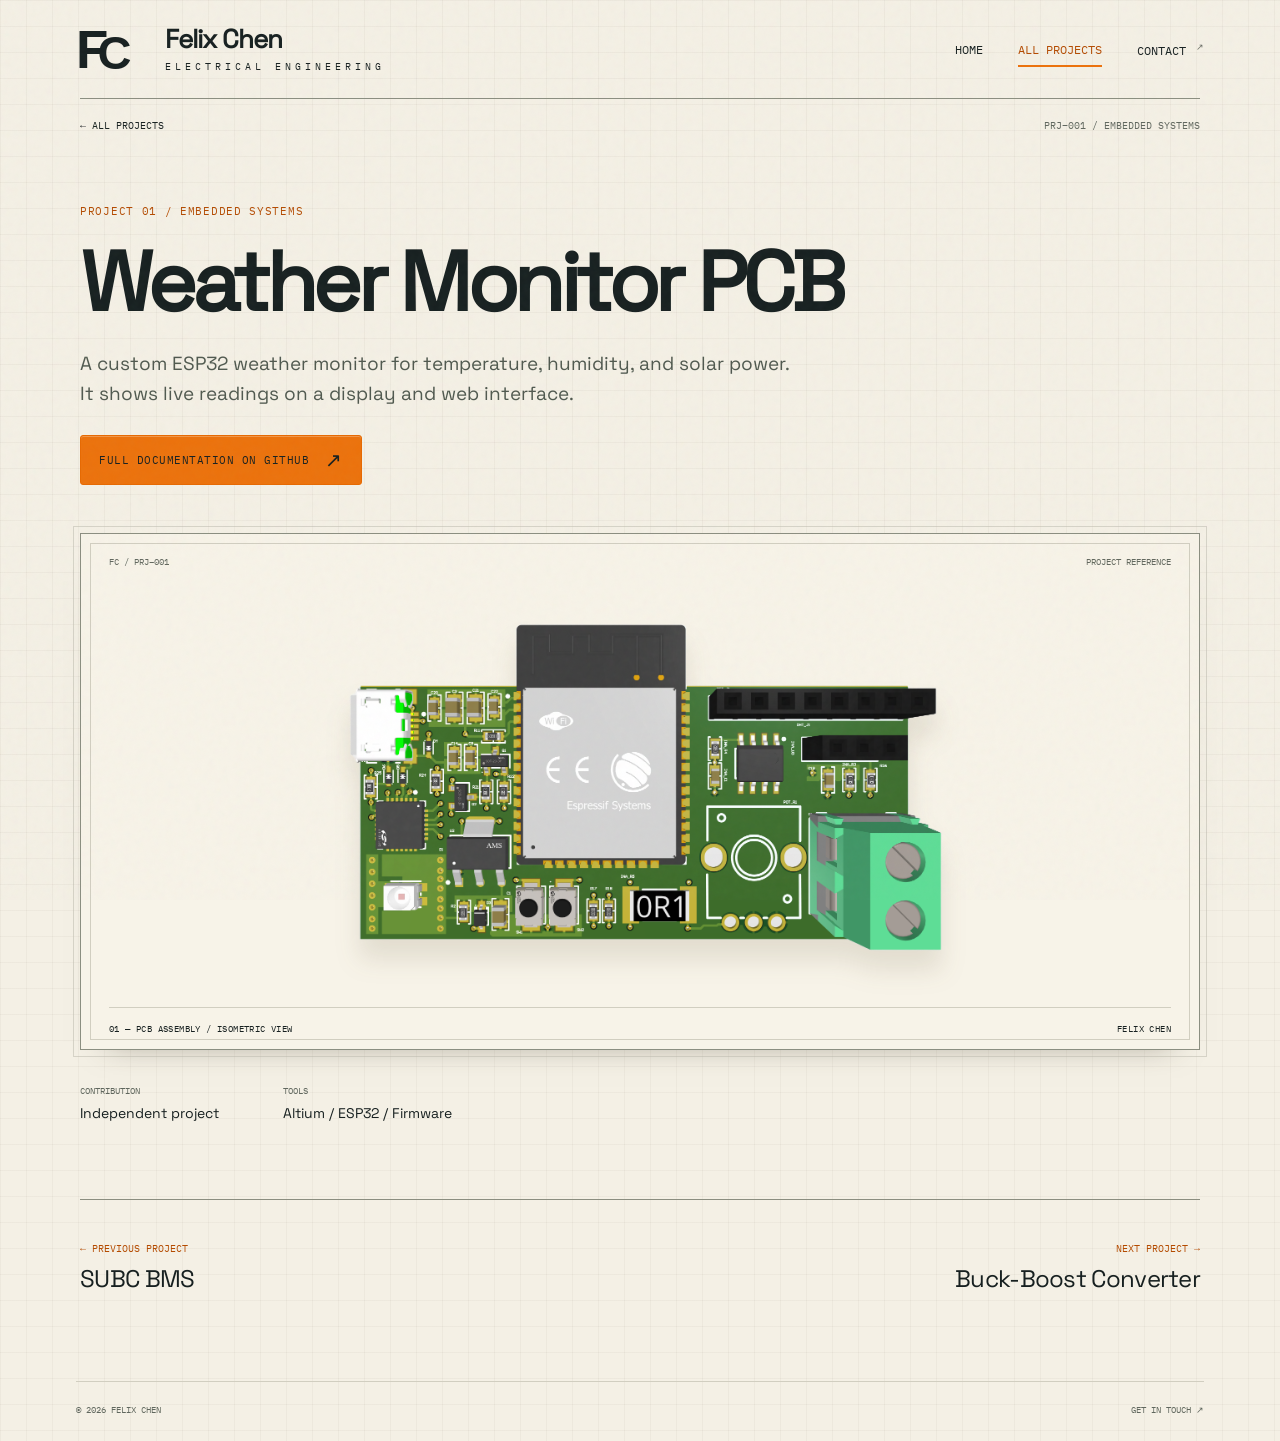
<file: projects/weather-monitor/index.html>
<!doctype html>
<html lang="en">
<head>
  <meta charset="utf-8">
  <meta name="viewport" content="width=device-width, initial-scale=1">
  <meta name="theme-color" content="#f4f0e5">
  <meta name="description" content="A custom ESP32 weather monitor for temperature, humidity, and solar power. It shows live readings on a display and web interface.">
  <meta property="og:title" content="Weather Monitor PCB — Felix Chen">
  <meta property="og:description" content="A custom ESP32 weather monitor for temperature, humidity, and solar power. It shows live readings on a display and web interface.">
  <meta property="og:type" content="article">
  <meta property="og:url" content="https://felixchen2007.github.io/projects/weather-monitor/">
  <meta property="og:image" content="https://felixchen2007.github.io/assets/weather-monitor-pcb.png">
  <title>Weather Monitor PCB — Felix Chen</title>
  <link rel="canonical" href="https://felixchen2007.github.io/projects/weather-monitor/">
  <link rel="icon" href="../../assets/favicon.svg" type="image/svg+xml">
  <link rel="stylesheet" href="../../style.css?v=20261022-pages">
  <link rel="stylesheet" href="../../project-page.css?v=20261024-board-detail">
  <link rel="stylesheet" href="../../site-pages.css?v=20261022-contact">

</head>
<body class="project-page">
  <a class="skip-link" href="#project">Skip to project</a>
  <header class="site-header">
    <a class="identity" href="../../" aria-label="Felix Chen, home"><span class="monogram" aria-hidden="true">F<span>C</span></span><span class="wordmark"><strong>Felix Chen</strong><small>Electrical engineering</small></span></a>
    <nav aria-label="Main navigation"><a href="../../?project=weather-monitor#projects">Home</a><a href="../" class="active" aria-current="location">All projects</a><a href="../../contact/">Contact <span aria-hidden="true">↗</span></a></nav>
  </header>
  <main id="project" class="project-document">
    <div class="document-breadcrumb"><a href="../">← All projects</a><span>PRJ–001 / Embedded systems</span></div>
    <article>
      <header class="case-heading">
        <p class="eyebrow">Project 01 / Embedded systems</p>
        <h1>Weather Monitor PCB</h1>
        <p class="case-summary">A custom ESP32 weather monitor for temperature, humidity, and solar power. It shows live readings on a display and web interface.</p>
        <a class="primary-button documentation-link" href="https://github.com/felixchen2007/weather-monitor-pcb" target="_blank" rel="noreferrer">Full documentation on GitHub <span aria-hidden="true">↗</span></a>
      </header>
      <figure class="case-figure">
        <div class="figure-register" aria-hidden="true"><span>FC / PRJ–001</span><span>Project reference</span></div>
        <img src="../../assets/weather-monitor-pcb.png" alt="3D render of Felix Chen&#39;s ESP32 weather monitor PCB" fetchpriority="high" width="1520" height="939">
        <figcaption><span>01 — PCB assembly / isometric view</span><span>Felix Chen</span></figcaption>
      </figure>
      <dl class="project-brief" id="build-notes" aria-label="Project details"><div><dt>Contribution</dt><dd>Independent project</dd></div><div><dt>Tools</dt><dd>Altium / ESP32 / Firmware</dd></div></dl>
    </article>
    <nav class="project-neighbors" aria-label="More projects">
      <a href="../subc-bms/"><span>← Previous project</span><strong>SUBC BMS</strong></a>
      <a href="../buck-boost-converter/"><span>Next project →</span><strong>Buck-Boost Converter</strong></a>
    </nav>
  </main>
  <footer class="site-footer"><span>© 2026 Felix Chen</span><a href="../../contact/">Get in touch ↗</a></footer>
</body>
</html>
</file>
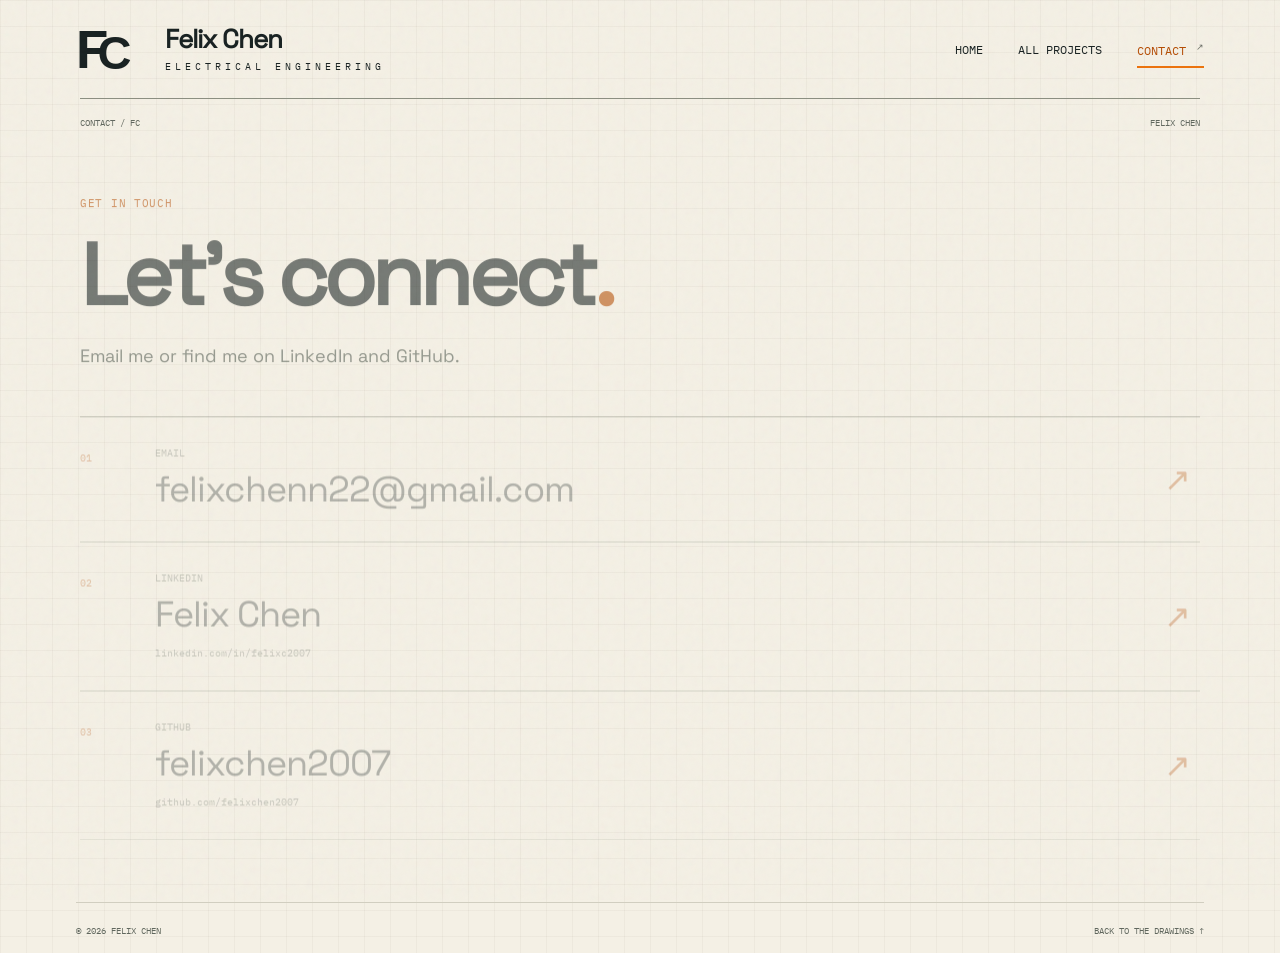
<file: contact.html>
<!doctype html>
<html lang="en">
<head>
  <meta charset="utf-8">
  <meta name="viewport" content="width=device-width, initial-scale=1">
  <meta http-equiv="refresh" content="0;url=./contact/">
  <title>Contact — Felix Chen</title>
</head>
<body><p><a href="./contact/">Contact Felix Chen.</a></p></body>
</html>
</file>
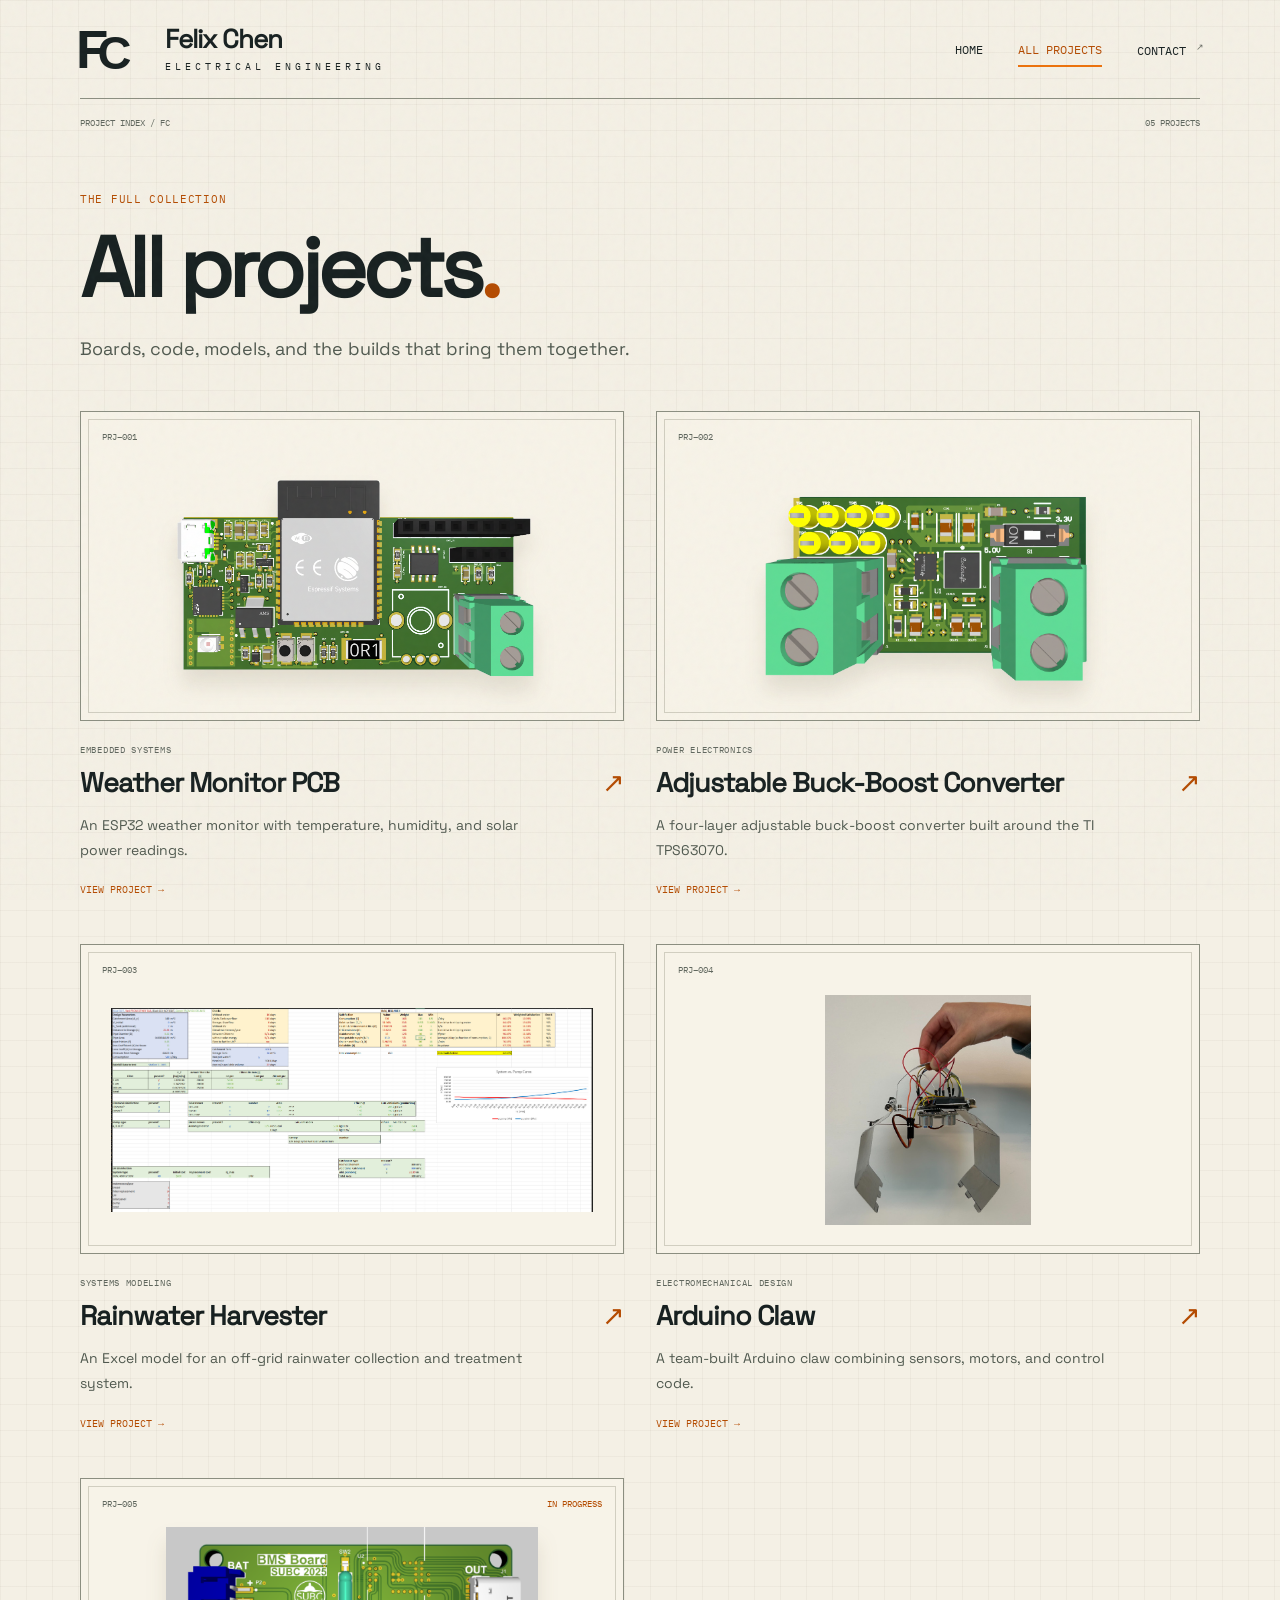
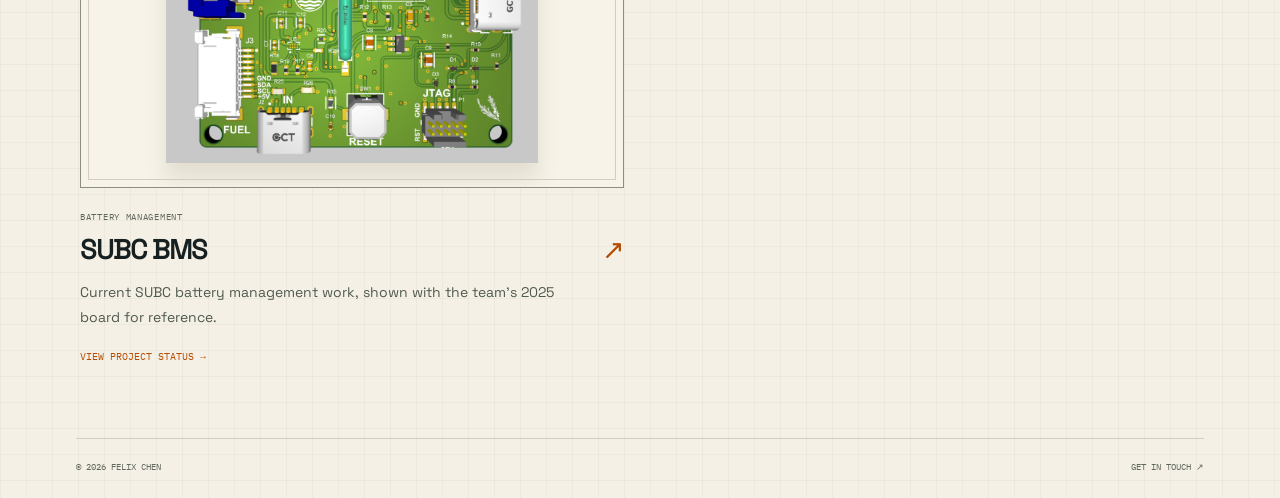
<file: projects.html>
<!doctype html>
<html lang="en">
<head>
  <meta charset="utf-8">
  <meta name="viewport" content="width=device-width, initial-scale=1">
  <meta http-equiv="refresh" content="0;url=./projects/">
  <title>Projects — Felix Chen</title>
  <script>
    const project = location.hash.slice(1);
    const knownProjects = new Set(['weather-monitor', 'buck-boost-converter', 'rainwater', 'arduino-claw', 'subc-bms']);
    location.replace(knownProjects.has(project) ? './projects/' + encodeURIComponent(project) + '/' : './projects/');
  </script>
</head>
<body><p><a href="./projects/">Explore Felix Chen's engineering projects.</a></p></body>
</html>
</file>
<file: style.css>
@font-face{font-family:Space Grotesk;src:url('assets/space-grotesk-latin-400.woff2') format('woff2');font-style:normal;font-weight:400;font-display:swap}
@font-face{font-family:IBM Plex Mono;src:url('assets/ibm-plex-mono-latin-400.woff2') format('woff2');font-style:normal;font-weight:400;font-display:swap}
:root{--paper:#f4f0e5;--sheet:#f7f3e8;--ink:#172020;--muted:#6e7067;--line:#8b8e80;--fine:#d1cec0;--orange:#ec720c;--mono:'IBM Plex Mono',monospace;--sans:'Space Grotesk',Arial,sans-serif}
*{box-sizing:border-box}html{scroll-behavior:smooth;scroll-padding-top:28px}body{margin:0;color:var(--ink);font-family:var(--sans);background-color:var(--paper);background-image:linear-gradient(#827c6510 1px,transparent 1px),linear-gradient(90deg,#827c6510 1px,transparent 1px);background-size:26px 26px;line-height:1.5}body::before{position:fixed;inset:0;content:'';pointer-events:none;opacity:.22;z-index:20;background-image:url("data:image/svg+xml,%3Csvg viewBox='0 0 160 160' xmlns='http://www.w3.org/2000/svg'%3E%3Cfilter id='n'%3E%3CfeTurbulence type='fractalNoise' baseFrequency='.8' numOctaves='3' stitchTiles='stitch'/%3E%3C/filter%3E%3Cpath filter='url(%23n)' opacity='.16' d='M0 0h160v160H0z'/%3E%3C/svg%3E")}button,a{-webkit-tap-highlight-color:transparent}button{font:inherit;color:inherit;cursor:pointer}button,a{touch-action:manipulation}a{color:inherit;text-decoration:none}button:focus-visible,a:focus-visible,summary:focus-visible{outline:3px solid var(--orange);outline-offset:5px}button{border-radius:0}img{max-width:100%}h1,h2,p,figure{margin:0}button svg{display:block}::selection{background:#ec720c30}.sr-only{position:absolute;width:1px;height:1px;padding:0;margin:-1px;overflow:hidden;clip:rect(0,0,0,0);white-space:nowrap;border:0}.skip-link{position:fixed;left:20px;top:-60px;z-index:100;background:var(--ink);color:var(--paper);padding:10px 20px}.skip-link:focus{top:10px}
.site-header{max-width:1260px;margin:auto;display:flex;align-items:center;justify-content:space-between;gap:24px;padding:23px 20px 22px}.identity{display:flex;align-items:center;gap:21px}.monogram{font-family:Arial,sans-serif;font-size:53px;letter-spacing:-10px;font-weight:800;line-height:1;display:flex;align-items:center;width:68px}.monogram span{display:inline-block;font-size:47px;transform:translate(-1px,3px)}.wordmark{display:flex;flex-direction:column}.wordmark strong{font-size:26px;letter-spacing:-1px;line-height:1.1}.wordmark small{font-family:var(--mono);font-size:10px;letter-spacing:4px;text-transform:uppercase;margin-top:5px}nav{display:flex;gap:35px;align-items:center;font:12px var(--mono);text-transform:uppercase}nav a{padding:12px 0;position:relative}nav a span{font-size:9px;vertical-align:super;margin-left:3px;color:var(--muted)}nav a.active{color:var(--orange)}nav a.active::after{content:'';position:absolute;height:2px;bottom:2px;left:0;right:0;background:var(--orange)}nav a:hover{color:var(--orange)}
.portfolio{overflow:hidden;padding:0 0 45px}.collection-heading{max-width:1216px;margin:0 auto 14px;padding:7px 0 0;display:flex;justify-content:space-between;align-items:center;font:10px var(--mono);text-transform:uppercase;letter-spacing:1px;color:var(--muted)}.collection-heading i{display:inline-block;width:5px;height:5px;background:var(--orange);border-radius:50%;margin-right:8px;vertical-align:2px}.drawing-stage{position:relative;max-width:1216px;margin:0 auto;perspective:1400px}.drawing-sheet{position:relative;height:616px;padding:25px 27px;background:var(--sheet);border:1px solid var(--line);box-shadow:0 0 0 7px #f7f3e888,0 0 0 8px #b6b3a77a,0 17px 32px -15px #433b2952;z-index:2}.drawing-sheet::after{position:absolute;inset:5px;content:'';border:1px solid #aaa99b70;pointer-events:none}.sheet-grid{display:grid;grid-template-columns:repeat(6,1fr);position:absolute;left:27px;right:27px;height:24px;text-align:center;font:10px/24px var(--mono)}.sheet-grid span{position:relative}.sheet-grid span:not(:last-child)::after{position:absolute;content:'';width:1px;height:10px;right:0;background:var(--line)}.top-grid{top:0}.top-grid span::after{bottom:0}.bottom-grid{bottom:0}.bottom-grid span::after{top:0}.sheet-letters{position:absolute;top:25px;bottom:25px;width:27px;display:flex;flex-direction:column;align-items:center;justify-content:space-around;font:10px var(--mono)}.left-letters{left:0}.right-letters{right:0}.sheet-letters span{position:relative;width:100%;text-align:center}.left-letters span:not(:last-child)::after{content:'';position:absolute;right:0;top:66px;height:1px;width:10px;background:var(--line)}.right-letters span:not(:last-child)::after{content:'';position:absolute;left:0;top:66px;height:1px;width:10px;background:var(--line)}.registration{position:absolute;width:20px;height:20px;z-index:5;pointer-events:none}.registration::before,.registration::after{content:'';position:absolute;background:#8b8e8080}.registration::before{width:20px;height:1px;top:9px}.registration::after{height:20px;width:1px;left:9px}.cross-tl{top:4px;left:4px}.cross-tr{top:4px;right:4px}.cross-bl{bottom:4px;left:4px}.cross-br{bottom:4px;right:4px}.sheet-interior{border:1px solid #545c53;height:100%;position:relative;padding:32px 29px;display:grid;grid-template-columns:38% 62%;grid-template-rows:1fr 116px;gap:0}.project-copy{position:relative;z-index:4;grid-column:1;grid-row:1;align-self:start}.eyebrow{font:11px var(--mono);text-transform:uppercase;letter-spacing:.7px}.project-copy .eyebrow{font-size:11px;margin-bottom:12px;white-space:nowrap}.project-copy .eyebrow span{font-size:9px;color:var(--muted)}h1{font-size:49px;font-weight:700;line-height:1.04;letter-spacing:-2.5px;margin-bottom:16px;min-height:102px}.project-summary{font-size:13px;line-height:1.55;max-width:344px;min-height:81px}.project-specs{border-top:1px solid var(--line);margin:18px 0 19px;padding-top:14px;max-width:339px;font:10px/1.6 var(--mono)}.project-specs>div{display:grid;grid-template-columns:107px 1fr;margin:3px 0}.project-specs dt{text-transform:uppercase;color:#535c56}.project-specs dd{padding-left:15px;border-left:1px solid #d5d2c6;margin:0}.status-dot{width:6px;height:6px;background:var(--orange);display:inline-block;margin-right:6px;border-radius:50%}.project-actions{display:flex;gap:23px;align-items:center}.primary-button{border:1px solid #e76900;background:var(--orange);padding:13px 17px;font:11px var(--mono);text-transform:uppercase;letter-spacing:.5px;display:flex;align-items:center;gap:25px;box-shadow:inset 0 1px #ffffff40;border-radius:3px;transition:background .2s,transform .2s}.primary-button span{font-size:20px;line-height:1}.primary-button:hover{background:#fa851b;transform:translateY(-2px)}.text-button{font:10px var(--mono);text-transform:uppercase;letter-spacing:.3px;border:0;background:none;padding:6px 0;display:inline-flex;gap:10px;align-items:center;white-space:nowrap}.text-button span{font-size:18px;color:var(--orange)}.text-button:hover{color:var(--orange)}.revision-table{position:absolute;top:9px;right:9px;width:281px;border:1px solid var(--line);font:9px var(--mono);z-index:3}.revision-table>div{border-bottom:1px solid var(--line);padding:3px 7px;text-transform:uppercase;font-size:10px}table{border-collapse:collapse;width:100%;text-align:center}th,td{font-weight:400;padding:3px 7px;border-right:1px solid var(--line)}th{text-transform:uppercase;border-bottom:1px solid var(--line)}th:last-child,td:last-child{border-right:0}.project-figure{grid-column:2;grid-row:1;position:relative;align-self:end;margin:40px -8px 0 5px;height:326px;z-index:1;display:flex;align-items:center;justify-content:center}.project-figure>img{width:100%;height:100%;object-fit:contain;filter:drop-shadow(3px 18px 13px #58462a26);transform:rotate(-7deg) scale(.96);transition:opacity .15s}.callout-overlay{position:absolute;inset:-10px -10px;width:calc(100% + 20px);height:calc(100% + 20px);pointer-events:none}.leader-lines{stroke:var(--ink);stroke-width:1.2;fill:none}.callout-numbers circle{fill:var(--sheet);stroke:var(--ink);stroke-width:1.4}.callout-numbers text{text-anchor:middle;font:14px var(--mono);fill:var(--ink)}.project-figure figcaption{position:absolute;bottom:-10px;left:50%;transform:translateX(-50%);font:8px var(--mono);text-transform:uppercase;letter-spacing:1px;white-space:nowrap;color:var(--muted)}.project-figure.photo{height:285px;margin:50px 0 24px 32px}.project-figure.photo>img{transform:none;object-fit:contain;filter:sepia(.1);max-height:270px}.project-figure.photo .callout-overlay{display:none}.sheet-bottom{grid-row:2;grid-column:1/3;display:grid;grid-template-columns:260px 1fr 282px;gap:25px;align-items:end;padding-top:14px;position:relative;z-index:3}.callout-table{border:1px solid var(--line);font:9px var(--mono)}.table-label{border-bottom:1px solid var(--line);padding:3px 7px;text-transform:uppercase;font-size:10px}.callout-table ol{list-style:none;padding:0;margin:0;counter-reset:notes}.callout-table li{display:flex;counter-increment:notes;padding:3px 0}.callout-table li+li{border-top:1px solid #b2b3a5}.callout-table li:before{content:counter(notes);min-width:28px;border-right:1px solid var(--line);text-align:center;margin-right:8px}.detail-view{text-align:center;display:flex;flex-direction:column;align-items:center;font:8px var(--mono);text-transform:uppercase;letter-spacing:.5px;align-self:end}.detail-view img{height:79px;width:160px;object-fit:contain;filter:grayscale(1) contrast(.75);mix-blend-mode:multiply;opacity:.65;margin-bottom:4px}.detail-view small{font-size:7px;color:var(--muted);margin-top:3px}.title-block{border:1px solid var(--line);align-self:end}.title-block>div:first-child{padding:4px 10px 6px}.title-block small{font:8px var(--mono);text-transform:uppercase;display:block;margin-bottom:2px}.title-block>div:first-child strong{font-size:12px;font-weight:400}.block-bottom{display:grid;grid-template-columns:61px 1fr 48px;border-top:1px solid var(--line)}.block-bottom>div{padding:4px 10px}.block-bottom>div+div{border-left:1px solid var(--line)}.block-bottom strong{font:16px var(--mono)}.block-bottom>div:first-child strong{font:22px var(--sans)}.title-block p{border-top:1px solid var(--line);padding:2px 5px;display:flex;justify-content:space-between;font:7px var(--mono);text-transform:uppercase}
.side-sheet{position:absolute;top:42px;bottom:40px;width:380px;z-index:0;background:var(--sheet);padding:35px 26px;border:1px solid #999c8a;box-shadow:0 18px 27px -12px #473d3030;opacity:.68;display:flex;flex-direction:column;text-align:left;pointer-events:none}.side-sheet::after{content:'';position:absolute;inset:15px;border:1px solid var(--line)}.side-left{right:calc(100% + 28px);transform:rotateY(26deg) rotateZ(-2deg);transform-origin:right}.side-right{left:calc(100% + 28px);transform:rotateY(-26deg) rotateZ(2deg);transform-origin:left}.side-number{font:30px var(--mono);border:1px solid var(--line);width:max-content;padding:3px 7px}.side-sheet img{width:100%;height:300px;object-fit:contain;filter:grayscale(1) contrast(.75);mix-blend-mode:multiply;opacity:.65}.side-label{border:1px solid var(--line);padding:12px;font-size:19px;margin-top:auto}.side-sheet small{border:1px solid var(--line);border-top:0;font:10px var(--mono);padding:6px 12px}.carousel-arrow{position:absolute;top:47%;z-index:8;background:#fbf7eb;border:1px solid var(--orange);color:var(--orange);border-radius:50%;height:54px;width:54px;display:grid;place-items:center;box-shadow:0 5px 14px #5a492919;transition:background .2s,color .2s}.carousel-arrow:hover{color:var(--sheet);background:var(--orange)}.carousel-arrow svg{width:22px;height:22px;stroke:currentColor;stroke-width:2}.prev{left:-66px}.next{right:-66px}.carousel-meta{max-width:1216px;margin:18px auto 14px;display:flex;justify-content:space-between;align-items:center;font:9px var(--mono);text-transform:uppercase;color:var(--muted)}.collection-label{width:29%}.pagination{display:flex;align-items:center;gap:20px;color:var(--ink);font-size:11px}.pagination em{font-style:normal;color:var(--muted);margin-left:5px}.page-marks{display:flex;gap:6px}.page-marks i{display:block;height:2px;width:26px;background:#cdc9bb}.page-marks i.selected{background:var(--orange)}.browse-hint{display:flex;gap:12px;align-items:center;justify-content:flex-end;width:29%}.browse-hint span{font-size:8px;white-space:nowrap}.project-tabs{max-width:1354px;margin:0 auto;display:grid;grid-template-columns:repeat(4,1fr);gap:12px;padding:0 10px}.project-tab{display:flex;align-items:center;gap:13px;background:#f8f5eb80;border:1px solid #d4d1c4;border-radius:3px;text-align:left;padding:12px;min-height:91px;position:relative;transition:border-color .2s,background .2s}.project-tab.selected{border:1px solid var(--orange);box-shadow:0 0 0 1px #ec720c30,0 9px 14px -12px #c47214;background:#fcf8ed}.project-tab:hover{background:#fcf8ed;border-color:#aaa18b}.project-tab.selected:hover{border-color:var(--orange)}.project-tab img{width:82px;height:57px;object-fit:contain;flex-shrink:0;mix-blend-mode:multiply}.project-tab small{font:9px var(--mono);display:block;color:#62685e;margin-bottom:5px}.project-tab strong{font-size:14px;letter-spacing:-.4px;display:block;line-height:1.2}.project-tab em{font:8px var(--mono);font-style:normal;color:var(--muted);display:block;margin-top:5px}.project-tab b{position:absolute;right:8px;top:7px;font:8px var(--mono);color:#a4a293}
.content-section{max-width:1216px;margin:0 auto;border-top:1px solid #a6a799;padding:32px 0 60px;scroll-margin-top:24px}.section-heading{display:flex;align-items:center;justify-content:space-between;margin-bottom:37px}.tiny-note{font:9px var(--mono);text-transform:uppercase;color:var(--muted)}.notes-layout{display:grid;grid-template-columns:1fr 1fr;gap:85px}.notes-layout h2{font-size:43px;line-height:1.08;letter-spacing:-1.6px;margin-bottom:20px}.section-intro{font-size:15px;color:#5c645b;max-width:370px;margin-bottom:16px}.note-accordions details{border-bottom:1px solid #b9bbab}.note-accordions details:first-child{border-top:1px solid #b9bbab}.note-accordions summary{padding:18px 0;display:flex;align-items:center;gap:21px;list-style:none;font-size:16px;cursor:pointer}.note-accordions summary::-webkit-details-marker{display:none}.note-accordions summary span{font:10px var(--mono);color:var(--orange)}.note-accordions summary::after{content:'+';font:20px var(--mono);margin-left:auto;color:var(--muted)}.note-accordions details[open] summary::after{content:'−'}.note-accordions details p{padding:0 28px 20px 38px;color:#60675e;font-size:13px;line-height:1.8}.about{padding-bottom:68px}.about-layout{display:grid;grid-template-columns:1.2fr 1fr;gap:70px}.about h2{font-size:43px;line-height:1.15;letter-spacing:-1.7px}.about h2 span{color:var(--orange)}.about-layout>div>p{font-size:14px;line-height:1.8;margin-bottom:15px}.about-layout>div>p+p{color:#60675e}.interest-tags{display:flex;flex-wrap:wrap;gap:8px;margin-top:24px}.interest-tags span{padding:6px 9px;border:1px solid #bcbdae;font:8px var(--mono);text-transform:uppercase}.contact{display:grid;grid-template-columns:1fr 1fr;padding-bottom:22px}.contact-title{font-size:57px;letter-spacing:-2px;line-height:1.3;display:inline-block;margin-top:10px}.contact-title span{color:var(--orange);display:inline-block;transition:transform .2s}.contact-title:hover span{transform:translate(4px,-4px)}.contact-links{justify-self:end;display:flex;gap:30px;align-items:center;font:11px var(--mono)}.contact-links a span{color:var(--orange);margin-left:10px}.contact-links a:hover{color:var(--orange)}.footer-line{grid-column:1/3;display:flex;justify-content:space-between;border-top:1px solid #d0d0c1;margin-top:35px;padding-top:17px;font:8px var(--mono);color:var(--muted);text-transform:uppercase}.footer-line a:hover{color:var(--ink)}
@media(min-width:1600px){.site-header{padding-top:29px;padding-bottom:27px}.drawing-sheet{height:650px}.sheet-interior{padding-top:39px;grid-template-rows:1fr 125px}h1{font-size:53px}.project-summary{font-size:14px}.project-figure{height:351px}.project-specs{margin-top:22px;margin-bottom:23px}.project-tabs{margin-top:18px}.project-tab{min-height:100px}.portfolio{padding-bottom:55px}}
@media(max-width:1380px){.site-header,.collection-heading,.drawing-stage,.carousel-meta,.content-section{max-width:calc(100% - 152px)}.site-header{padding-left:0;padding-right:0}.drawing-sheet{height:601px}.sheet-interior{padding:28px 25px;grid-template-columns:39% 61%;grid-template-rows:1fr 111px}.project-copy .eyebrow span{display:none}h1{font-size:44px;min-height:92px}.project-summary{font-size:12px}.project-specs{font-size:9px}.project-specs>div{grid-template-columns:96px 1fr}.project-actions{gap:18px}.primary-button{gap:16px;padding:12px 13px;font-size:10px}.text-button{font-size:9px}.project-figure{height:300px}.sheet-bottom{grid-template-columns:244px 1fr 260px;gap:20px}.detail-view img{width:130px}.project-tabs{max-width:calc(100% - 64px)}.project-tab{gap:8px}.project-tab img{width:70px}.project-tab strong{font-size:13px}.browse-hint span{font-size:7px}}
@media(max-width:1100px){.site-header,.collection-heading,.drawing-stage,.carousel-meta,.content-section{max-width:calc(100% - 90px)}.drawing-sheet{height:610px;padding:25px 22px}.sheet-interior{padding:28px 20px;grid-template-columns:44% 56%}.sheet-grid{left:22px;right:22px}.sheet-letters{width:22px}.prev{left:-29px}.next{right:-29px}.carousel-arrow{width:44px;height:44px}.revision-table{width:240px;font-size:8px}.project-figure{height:265px;margin-left:0}.project-summary{font-size:12px;max-width:300px}.sheet-bottom{grid-template-columns:220px 1fr 250px;gap:15px}.detail-view img{width:110px}.detail-view span{font-size:7px}.project-tabs{max-width:calc(100% - 70px);gap:8px}.project-tab{padding:10px 8px;gap:6px}.project-tab img{width:53px}.project-tab strong{font-size:12px}.project-tab em{font-size:7px}.project-tab small{font-size:8px}.project-figure.photo{margin-left:15px}.notes-layout{gap:50px}.about-layout{gap:40px}.about h2{font-size:37px}.contact-title{font-size:48px}.browse-hint{display:none}.collection-label{width:auto}.carousel-meta{justify-content:space-between}.content-section{padding-bottom:48px}}
@media(max-width:820px){.site-header{max-width:calc(100% - 40px);padding-top:18px;padding-bottom:23px}.wordmark strong{font-size:22px}.wordmark small{font-size:8px;letter-spacing:2px}.monogram{font-size:45px;width:52px}.monogram span{font-size:39px}.identity{gap:12px}nav{gap:20px;font-size:10px}nav a span{display:none}.collection-heading,.drawing-stage,.carousel-meta,.content-section{max-width:calc(100% - 52px)}.collection-heading{font-size:8px}.drawing-sheet{height:750px;padding:22px}.sheet-interior{padding:25px 24px;display:block}.project-copy{width:50%}h1{font-size:38px;letter-spacing:-1.7px;min-height:80px}.project-copy .eyebrow{font-size:9px}.project-summary{font-size:12px;min-height:0}.project-specs{margin-top:18px;font-size:9px}.project-specs>div{grid-template-columns:90px 1fr}.project-specs dd{padding-left:10px}.project-actions{flex-wrap:wrap;gap:8px 20px}.project-figure{position:absolute;top:142px;right:12px;width:49%;height:260px;margin:0}.project-figure.photo{position:absolute;width:42%;top:146px;height:240px;margin:0 10px}.project-figure.photo>img{max-height:230px}.revision-table{width:42%;top:20px;right:17px}.revision-table th,.revision-table td{padding:4px;font-size:7px}.revision-table>div{font-size:9px}.project-figure figcaption{font-size:6px;white-space:normal;text-align:center;width:90%}.sheet-bottom{position:absolute;left:24px;right:24px;bottom:23px;display:grid;grid-template-columns:1fr 1fr;gap:20px}.callout-table{font-size:8px;align-self:start}.detail-view{display:none}.title-block>div:first-child strong{font-size:10px}.block-bottom strong{font-size:13px}.block-bottom>div{padding:5px 7px}.block-bottom{grid-template-columns:48px 1fr 40px}.title-block p{font-size:5px}.sheet-grid{height:21px;line-height:21px}.sheet-letters{top:22px;bottom:22px}.carousel-arrow{top:46%;width:39px;height:39px}.prev{left:-19px}.next{right:-19px}.side-sheet{display:none}.project-tabs{max-width:calc(100% - 42px);grid-template-columns:repeat(2,1fr)}.project-tab{gap:14px;padding:10px 14px;min-height:81px}.project-tab img{width:68px;height:54px}.project-tab strong{font-size:13px}.project-tab em{font-size:8px}.project-tab small{font-size:8px}.carousel-meta{font-size:8px}.pagination{gap:10px}.page-marks i{width:18px}.notes-layout{grid-template-columns:1fr;gap:27px}.notes-layout h2 br{display:none}.notes-layout h2{font-size:36px}.section-intro{max-width:500px}.about-layout{grid-template-columns:1fr;gap:28px}.about h2{font-size:40px}.about-layout>div{max-width:580px}.contact{grid-template-columns:1fr}.contact-links{justify-self:start;margin-top:25px}.footer-line{grid-column:1;flex-wrap:wrap;gap:15px;font-size:7px}.footer-line>span:nth-child(2){display:none}.tiny-note{font-size:7px}.dialog-header{padding:35px 28px 25px}.dialog-header h2{font-size:37px}.dialog-body{padding:25px 28px;gap:24px}.dialog-footer{padding:18px 28px}}
@media(max-width:560px){.site-header{max-width:calc(100% - 32px);align-items:center;gap:12px}.identity{gap:8px}.monogram{font-size:36px;width:42px;letter-spacing:-8px}.monogram span{font-size:32px}.wordmark strong{font-size:20px;letter-spacing:-.7px}.wordmark small{font-size:6px;letter-spacing:1.7px;margin-top:4px}nav{gap:13px;font-size:8px}nav a{padding:9px 0}.collection-heading,.drawing-stage,.carousel-meta,.content-section{max-width:calc(100% - 34px)}.collection-heading{font-size:7px;letter-spacing:.4px;margin-bottom:11px}.collection-heading>span:last-child{font-size:7px;text-transform:none;letter-spacing:0}.drawing-sheet{height:auto;min-height:850px;padding:18px 17px;box-shadow:0 0 0 4px #f7f3e888,0 0 0 5px #b6b3a77a,0 14px 25px -15px #433b2952}.sheet-grid{left:17px;right:17px;font-size:8px;height:17px;line-height:17px}.sheet-letters{width:17px;font-size:8px;top:18px;bottom:18px}.sheet-interior{padding:25px 19px 18px;display:flex;flex-direction:column;border:1px solid var(--line);min-height:812px}.project-copy{width:100%;display:contents}.project-copy .eyebrow{order:0;margin-bottom:10px;font-size:9px}.project-copy .eyebrow span{display:inline;font-size:7px}h1{order:1;font-size:41px;line-height:1.02;min-height:0;letter-spacing:-2px;margin-bottom:13px}h1 br{display:none}.project-summary{order:2;max-width:none;font-size:12px;line-height:1.65}.project-figure{order:3;position:relative;top:auto;right:auto;width:calc(100% + 14px);height:218px;min-height:218px;margin:15px -7px 12px}.project-figure.photo{position:relative;top:auto;right:auto;width:100%;height:205px;min-height:205px;margin:15px 0 12px}.project-figure.photo>img{max-height:200px}.project-figure figcaption{font-size:7px;white-space:nowrap;bottom:0}.callout-overlay{inset:0;width:100%;height:100%}.project-specs{order:4;max-width:none;margin:14px 0 18px;font-size:9px;padding-top:12px}.project-specs>div{grid-template-columns:99px 1fr;margin:4px 0}.project-actions{order:5;gap:24px;flex-wrap:nowrap;margin-bottom:24px}.primary-button{padding:12px 13px;font-size:10px;gap:20px}.text-button{font-size:8px}.revision-table{display:none}.sheet-bottom{order:6;position:relative;left:auto;right:auto;bottom:auto;width:100%;display:block;padding:0}.callout-table{display:none}.title-block>div:first-child strong{font-size:12px}.block-bottom strong{font-size:16px}.block-bottom{grid-template-columns:59px 1fr 53px}.block-bottom>div{padding:5px 10px}.title-block p{font-size:6px}.title-block small{font-size:7px}.carousel-arrow{top:43%;width:31px;height:41px;border-radius:2px}.carousel-arrow svg{width:17px;height:17px}.prev{left:-12px}.next{right:-12px}.carousel-meta{margin-top:18px;font-size:7px}.pagination{font-size:9px;gap:8px}.page-marks{gap:4px}.page-marks i{width:12px}.project-tabs{max-width:calc(100% - 24px);gap:7px}.project-tab{padding:11px 8px;min-height:76px;gap:7px}.project-tab img{width:46px;height:43px}.project-tab strong{font-size:10px;letter-spacing:-.2px}.project-tab small{font-size:7px;margin-bottom:4px}.project-tab em{display:none}.project-tab b{font-size:6px;right:5px;top:4px}.portfolio{padding-bottom:36px}.content-section{padding-top:23px;padding-bottom:38px}.section-heading{margin-bottom:25px;gap:14px}.section-heading .eyebrow{font-size:8px}.tiny-note{font-size:6px;max-width:90px;text-align:right}.notes-layout h2{font-size:32px;letter-spacing:-1.2px}.section-intro{font-size:13px}.note-accordions summary{font-size:14px;gap:14px;padding:16px 0}.note-accordions details p{font-size:12px;padding-left:30px}.about h2{font-size:32px;letter-spacing:-1.2px}.about-layout>div>p{font-size:13px}.interest-tags{gap:6px}.interest-tags span{font-size:7px;padding:6px}.contact-title{font-size:43px}.contact-links{font-size:10px;gap:30px}.footer-line{margin-top:30px;font-size:6px}.project-dialog{width:calc(100% - 22px);max-height:94dvh}.dialog-header{padding:30px 22px 22px}.dialog-header h2{font-size:33px;padding-right:12px}.dialog-header>p:last-child{font-size:13px}.dialog-image{padding:20px 12px}.dialog-image img{max-height:250px}.dialog-body{display:block;padding:25px 22px}.dialog-body>section{margin-bottom:25px}.dialog-body .dialog-tools{font-size:9px}.dialog-body h3{font-size:17px}.dialog-body p{font-size:12px}.dialog-footer{padding:18px 22px}.dialog-footer>span{max-width:170px;font-size:7px}.dialog-close{width:30px;height:30px;font-size:20px}.contact .eyebrow{font-size:9px}}
.drawing-sheet{touch-action:pan-y pinch-zoom}.block-bottom strong{white-space:nowrap}
:root{--accent-text:#b44b00}
nav a.active,nav a:hover,.text-button span,.text-button:hover,.carousel-arrow,.note-accordions summary span,.contact-title span,.contact-links a span,.contact-links a:hover,.dialog-close:hover{color:var(--accent-text)}
.carousel-arrow{border-color:var(--accent-text)}.carousel-arrow:hover{color:var(--sheet)}
@media(max-width:560px){h1{font-size:clamp(32px,10vw,41px);overflow-wrap:break-word}h1 br{display:initial}.project-actions{flex-wrap:wrap;gap:12px 22px}.project-copy .eyebrow{white-space:normal}.project-copy .eyebrow span{line-height:1.6}}
@media(max-width:360px){.site-header{flex-wrap:wrap}.site-header nav{margin-left:auto}.wordmark small{letter-spacing:1px}.collection-heading>span:last-child{display:none}}
@media(prefers-reduced-motion:reduce){html{scroll-behavior:auto}*,*::before,*::after{transition:none!important;animation:none!important}}

/* The About section keeps the factual biography without a second headline. */
.about-layout{display:block;max-width:720px}.about-layout>div{max-width:720px}
.collection-heading>span:only-child{display:block;font:inherit;text-transform:uppercase;letter-spacing:inherit}
</file>
<file: carousel.css>
/* The viewport is a window onto a continuous row of complete drawings. */
.project-tabs{grid-template-columns:repeat(3,minmax(0,1fr))}
.drawing-stage {
  --card-width: min(70vw, 1120px);
  --sheet-gap: 26px;
  --sheet-motion-duration: 900ms;
  --sheet-direction: 1;
  --ink-entry-offset: 32px;
  width: 100%;
  max-width: none;
  margin: 0;
  perspective: none;
  padding: 12px 0 20px;
  touch-action: pan-y pinch-zoom;
}
.carousel-track {
  display: flex;
  align-items: stretch;
  gap: var(--sheet-gap);
  width: max-content;
  will-change: transform;
  transition: transform var(--sheet-motion-duration) cubic-bezier(.22,.72,.18,1);
}
.carousel-track.no-transition { transition: none; }
.carousel-item {
  position: relative;
  flex: 0 0 var(--card-width);
  width: var(--card-width);
  min-width: 0;
  perspective: 1500px;
}
.carousel-item .drawing-sheet {
  width: 100%;
  height: 616px;
  transform: scale(.94) rotateY(0deg);
  opacity: .66;
  transition: transform var(--sheet-motion-duration) cubic-bezier(.22,.72,.18,1), opacity 600ms ease, box-shadow 600ms ease;
  transform-origin: center;
}
.carousel-item.is-before .drawing-sheet { transform: translateY(12px) scale(.92) rotateY(9deg) rotateZ(-1deg); }
.carousel-item.is-after .drawing-sheet { transform: translateY(12px) scale(.92) rotateY(-9deg) rotateZ(1deg); }
.carousel-item.is-current .drawing-sheet { transform: none; opacity: 1; box-shadow:0 0 0 7px #f7f3e888,0 0 0 8px #b6b3a77a,0 25px 42px -23px #433b2970; }
.carousel-item.is-before .project-figure > img { object-position: right center; }
.carousel-item.is-before .title-block > div:first-child { text-align: right; }
.is-resetting .drawing-sheet { transition: none; }
.peek-project {
  position: absolute;
  inset: 0;
  width: var(--peek-width);
  border: 0;
  padding: 0;
  background: transparent;
  z-index: 6;
  cursor: pointer;
}
.peek-project[hidden] { display: none; }
.carousel-item.is-before .peek-project { left: auto; right: 0; }
.carousel-item.is-after .peek-project { left: 0; right: auto; }
.peek-project:focus-visible { outline-offset: -14px; }
.is-dragging { cursor: grabbing; user-select: none; }
.is-dragging .carousel-track { transition: none; }
.is-dragging .peek-project { cursor: grabbing; }
.carousel-item.is-current { cursor: grab; }
.carousel-item.is-current button,.carousel-item.is-current a { cursor: pointer; }
.drawing-stage > .carousel-arrow {
  top: calc(50% - 27px);
  width: 54px;
  height: 54px;
}
.drawing-stage > .prev { left: calc((100% - var(--card-width)) / 2 - 27px); }
.drawing-stage > .next { right: calc((100% - var(--card-width)) / 2 - 27px); }
.collection-heading,.carousel-meta { max-width: min(70vw,1120px); }
.collection-heading { margin-bottom: 2px; }
.carousel-meta { margin-top: 2px; }
.drawing-stage .project-specs dd { overflow-wrap: anywhere; }

/* The drawing moves first; its artwork and ink settle into focus behind it. */
.carousel-item.is-arriving .drawing-sheet {
  animation: sheet-arrive var(--sheet-motion-duration) cubic-bezier(.22,.72,.18,1) both;
}
.is-arriving .project-figure {
  animation: artwork-arrive 680ms cubic-bezier(.16,1,.3,1) 140ms both;
}
.is-arriving .project-copy > .eyebrow,
.is-arriving .project-copy > h1,
.is-arriving .project-copy > .project-summary,
.is-arriving .project-copy > .project-specs,
.is-arriving .project-copy > .project-actions,
.is-arriving .sheet-bottom {
  animation: ink-arrive 520ms cubic-bezier(.16,1,.3,1) both;
}
.is-arriving .project-copy > .eyebrow { animation-delay:140ms; }
.is-arriving .project-copy > h1 { animation-delay:200ms; }
.is-arriving .project-copy > .project-summary { animation-delay:260ms; }
.is-arriving .project-copy > .project-specs { animation-delay:310ms; }
.is-arriving .project-copy > .project-actions { animation-delay:350ms; }
.is-arriving .sheet-bottom { animation-delay:330ms; }
.carousel-item.is-departing .drawing-sheet { opacity:.48; }
.carousel-item.is-departing .project-copy { opacity:.72; transition:opacity 360ms ease; }
.page-marks i { transition:background-color 300ms ease; }

@keyframes sheet-arrive {
  0% { transform:perspective(1800px) translateY(20px) rotateY(calc(var(--sheet-direction) * -13deg)) rotateZ(calc(var(--sheet-direction) * 1.7deg)) scale(.93); }
  62% { transform:perspective(1800px) translateY(-5px) rotateY(calc(var(--sheet-direction) * 2deg)) rotateZ(calc(var(--sheet-direction) * -.3deg)) scale(1.006); }
  100% { transform:perspective(1800px) translateY(0) rotateY(0) rotateZ(0) scale(1); }
}
@keyframes artwork-arrive {
  0% { opacity:.18; transform:translate3d(var(--ink-entry-offset),12px,0) scale(.96); }
  100% { opacity:1; transform:translate3d(0,0,0) scale(1); }
}
@keyframes ink-arrive {
  0% { opacity:0; transform:translate3d(0,14px,0); }
  100% { opacity:1; transform:translate3d(0,0,0); }
}

@media(min-width:1600px) {
  .carousel-item .drawing-sheet { height: 650px; }
}
@media(min-width:1101px) and (max-width:1450px) {
  .drawing-stage .sheet-interior { padding-left: 22px; padding-right: 22px; }
  .drawing-stage h1 { font-size: clamp(34px,2.85vw,41px); }
  .drawing-stage .project-summary { font-size: 12px; }
  .drawing-stage .project-actions { gap: 15px; }
  .drawing-stage .primary-button { gap: 14px; padding: 12px; }
  .drawing-stage .text-button { font-size: 8px; }
  .drawing-stage .sheet-bottom { grid-template-columns: 230px 1fr 240px; gap: 15px; }
  .drawing-stage .project-figure { height: 290px; }
}
@media(min-width:821px) and (max-width:1100px) {
  .drawing-stage { --card-width: 72vw; --sheet-gap: 16px; }
  .collection-heading,.carousel-meta { max-width: 72vw; }
  .carousel-item .drawing-sheet { height: 625px; }
  .drawing-stage h1 { font-size: 34px; }
  .drawing-stage .sheet-bottom { grid-template-columns: 200px 1fr 225px; gap: 10px; }
  .drawing-stage .callout-table { font-size: 8px; }
  .drawing-stage .project-actions { flex-wrap: wrap; gap: 8px 15px; }
}
@media(max-width:820px) {
  .project-tabs{grid-template-columns:repeat(2,minmax(0,1fr))}
  .project-tab:last-child{grid-column:1/-1}
  .drawing-stage { --card-width: 80vw; --sheet-gap: 16px; padding-top: 9px; }
  .collection-heading,.carousel-meta { max-width: 80vw; }
  .carousel-item .drawing-sheet { height: 750px; }
  .carousel-item.is-before .drawing-sheet { transform: scale(.96) rotateY(2deg); }
  .carousel-item.is-after .drawing-sheet { transform: scale(.96) rotateY(-2deg); }
  .drawing-stage .sheet-bottom { grid-template-columns: minmax(0,1fr) minmax(0,1fr); }
  .drawing-stage > .carousel-arrow { width: 40px; height: 40px; top: calc(50% - 20px); }
  .drawing-stage > .prev { left: calc((100% - var(--card-width)) / 2 - 20px); }
  .drawing-stage > .next { right: calc((100% - var(--card-width)) / 2 - 20px); }
  .drawing-stage .project-specs { font-size: 8px; }
  .drawing-stage .project-specs > div { grid-template-columns: 78px 1fr; }
  .drawing-stage .project-specs dd { padding-left: 8px; }
}
@media(max-width:560px) {
  .drawing-stage { --card-width: 80vw; --sheet-gap: 10px; padding-top: 8px; }
  .collection-heading,.carousel-meta { max-width: 80vw; }
  .collection-heading > span:last-child { display: none; }
  .carousel-item .drawing-sheet { height: 100%; min-height: 940px; }
  .carousel-item .sheet-interior { min-height: 902px; height: 100%; }
  .carousel-item .drawing-sheet { opacity: .72; }
  .carousel-item.is-current .drawing-sheet { opacity: 1; }
  .drawing-stage h1 { font-size: clamp(30px,9.6vw,41px); }
  .drawing-stage .project-copy .eyebrow span { display: none; }
  .drawing-stage .project-summary { min-height: 100px; flex-shrink: 0; }
  .drawing-stage .project-specs { font-size: 8px; }
  .drawing-stage .project-specs > div { grid-template-columns: 88px 1fr; }
  .drawing-stage .sheet-bottom { display: block; margin-top: auto; }
  .drawing-stage .block-bottom { grid-template-columns: 44px minmax(0,1fr) 37px; }
  .drawing-stage .block-bottom > div { padding-left: 7px; padding-right: 7px; }
  .drawing-stage .block-bottom strong { font-size: 14px; }
  .drawing-stage .block-bottom > div:first-child strong { font-size: 20px; }
  .drawing-stage > .carousel-arrow { width: 30px; height: 40px; border-radius: 2px; }
  .drawing-stage > .prev { left: calc((100% - var(--card-width)) / 2 - 15px); }
  .drawing-stage > .next { right: calc((100% - var(--card-width)) / 2 - 15px); }
  .drawing-stage .primary-button { padding: 12px; gap: 16px; }
  .drawing-stage .project-actions { gap: 10px 17px; }
}
@media(max-width:360px) {
  .carousel-item .drawing-sheet { min-height: 1040px; }
  .carousel-item .sheet-interior { min-height: 1002px; }
  .drawing-stage .project-specs > div { grid-template-columns: 72px 1fr; }
  .drawing-stage .project-specs { font-size: 7px; }
  .drawing-stage .block-bottom { grid-template-columns: 34px minmax(0,1fr) 30px; }
  .drawing-stage .block-bottom strong { font-size: 12px; }
  .drawing-stage .title-block small { font-size: 6px; }
}
@media(prefers-reduced-motion:reduce) {
  .carousel-track,.carousel-item .drawing-sheet { transition: none; }
  .is-arriving .drawing-sheet,.is-arriving .project-figure,.is-arriving .project-copy > *, .is-arriving .sheet-bottom { animation:none; }
  .carousel-item.is-before .drawing-sheet,.carousel-item.is-after .drawing-sheet { transform:scale(.96); }
}
</file>
<file: site-pages.css>
.site-footer{max-width:1216px;width:calc(100% - 80px);margin:0 auto;padding:22px 0 26px;border-top:1px solid var(--fine);display:flex;justify-content:space-between;gap:24px;font:9px var(--mono);text-transform:uppercase;color:#60675e}
.site-footer a:hover{color:var(--accent-text)}
.contact-page{min-height:100dvh;display:flex;flex-direction:column}
.contact-page .site-header{width:100%}
.contact-document{max-width:1120px;width:calc(100% - 80px);margin:0 auto 70px;flex:1}
.contact-register{display:flex;justify-content:space-between;gap:20px;border-top:1px solid var(--line);padding:18px 0;font:9px var(--mono);text-transform:uppercase;color:#60675e}
.contact-heading{padding:45px 0 44px}
.contact-heading .eyebrow{color:var(--accent-text);margin-bottom:20px}
.contact-page h1{min-height:0;font-size:clamp(50px,7vw,86px);line-height:1.05;letter-spacing:-.055em;margin-bottom:22px}
.contact-page h1>span{color:var(--accent-text)}
.contact-heading>p:last-child{font-size:18px;color:#50594f}
.contact-directory{border-top:1px solid var(--line)}
.contact-entry{display:grid;grid-template-columns:55px 1fr 36px;gap:20px;padding:29px 0;border-bottom:1px solid var(--line);align-items:center;transition:background .2s}
.entry-number{font:10px var(--mono);color:var(--accent-text);align-self:start;padding-top:5px}
.entry-content{display:flex;flex-direction:column;min-width:0;gap:8px}
.entry-label{font:10px var(--mono);text-transform:uppercase;color:#60675e}
.entry-content strong{font-size:clamp(24px,3vw,36px);font-weight:400;line-height:1.25;letter-spacing:-1px;overflow-wrap:anywhere}
.entry-address{font:10px/1.6 var(--mono);color:#60675e;overflow-wrap:anywhere}
.entry-arrow{font-size:32px;color:var(--accent-text);transition:transform .2s}
.contact-entry:hover{background:#fcf8ed99}
.contact-entry:hover .entry-arrow{transform:translate(3px,-3px)}
.contact-entry:hover strong{color:var(--accent-text)}
@media(prefers-reduced-motion:no-preference){.contact-heading,.contact-directory{animation:contact-enter .6s ease both}.contact-directory{animation-delay:.08s}@keyframes contact-enter{from{opacity:0;transform:translateY(12px)}to{opacity:1;transform:none}}}
@media(max-width:1380px){.site-footer{max-width:calc(100% - 152px)}}
@media(max-width:1100px){.site-footer{max-width:calc(100% - 90px)}}
@media(max-width:820px){.contact-document{width:calc(100% - 52px)}.site-footer{width:calc(100% - 52px);max-width:none}.contact-page .site-header{width:calc(100% - 40px)}.contact-heading{padding:35px 0}}
@media(max-width:560px){.contact-page .site-header{width:calc(100% - 32px)}.contact-document{width:calc(100% - 36px);margin-bottom:42px}.contact-register{font-size:8px;padding:16px 0}.contact-heading{padding:32px 0}.contact-heading .eyebrow{font-size:9px;margin-bottom:18px}.contact-page h1{font-size:51px;letter-spacing:-2.5px;margin-bottom:18px}.contact-heading>p:last-child{font-size:15px;max-width:280px;line-height:1.7}.contact-entry{grid-template-columns:22px minmax(0,1fr) 22px;gap:10px;padding:24px 0}.entry-number{font-size:8px}.entry-label{font-size:9px}.entry-content strong{font-size:23px;letter-spacing:-.7px}.entry-address{font-size:9px}.entry-arrow{font-size:25px}.site-footer{width:calc(100% - 36px);font-size:7px;gap:18px;padding:19px 0 23px}}
</file>
<file: collection.css>
.collection-document{max-width:1120px;width:calc(100% - 80px);margin:0 auto 75px}
.collection-register{display:flex;justify-content:space-between;border-top:1px solid var(--line);padding:18px 0;font:9px var(--mono);text-transform:uppercase;color:#60675e}
.collection-title{padding:46px 0}
.collection-title .eyebrow{color:var(--accent-text);margin-bottom:18px}
.collection-page h1{font-size:clamp(48px,7vw,84px);letter-spacing:-.055em;min-height:0;line-height:1.05;margin-bottom:22px}
.collection-title h1>span{color:var(--accent-text)}
.collection-title>p:last-child{font-size:18px;color:#50594f;line-height:1.7}
.project-index{display:grid;grid-template-columns:repeat(2,minmax(0,1fr));gap:48px 32px}
.index-project>a{display:block;height:100%}
.index-art{height:310px;background:var(--sheet);border:1px solid var(--line);position:relative;overflow:hidden}
.index-art::after{content:'';position:absolute;inset:7px;border:1px solid var(--fine);pointer-events:none}
.index-art>img{display:block;width:100%;height:100%;object-fit:contain;padding:48px 28px 24px;transition:transform .35s ease;filter:drop-shadow(0 15px 10px #58462a20)}
.index-photo>img{padding:50px 30px 28px;filter:none}
.index-drawing,.index-status{position:absolute;top:19px;font:9px var(--mono);text-transform:uppercase;z-index:1}
.index-drawing{left:21px;color:#60675e}.index-status{right:21px;color:var(--accent-text)}
.index-copy{padding:23px 0 0}.index-copy .eyebrow{font-size:9px;color:#60675e;margin-bottom:12px}
.index-copy h2{display:flex;align-items:baseline;justify-content:space-between;gap:15px;font-size:27px;line-height:1.15;letter-spacing:-1px;margin-bottom:15px}
.index-copy h2>span{color:var(--accent-text);font-weight:400}
.index-copy>p:last-of-type{font-size:14px;color:#50594f;line-height:1.8;max-width:480px}
.index-open{display:block;font:10px var(--mono);text-transform:uppercase;color:var(--accent-text);margin-top:20px}
.index-project>a:hover .index-art>img{transform:scale(1.035)}
.index-project>a:hover h2{color:var(--accent-text)}
@media(max-width:820px){.collection-document{width:calc(100% - 52px)}.index-art{height:250px}.project-index{gap:38px 24px}.index-copy h2{font-size:23px}}
@media(max-width:560px){.collection-document{width:calc(100% - 36px);margin-bottom:45px}.collection-register{font-size:8px}.collection-title{padding:32px 0}.collection-title .eyebrow{font-size:9px}.collection-page h1{font-size:51px;letter-spacing:-2.5px}.collection-title>p:last-child{font-size:15px}.project-index{grid-template-columns:1fr;gap:36px}.index-art{height:260px}.index-copy{padding-top:20px}.index-copy h2{font-size:26px}.index-copy>p:last-of-type{font-size:13px}}
</file>
<file: project-page.css>
.project-document{max-width:1120px;width:calc(100% - 80px);margin:0 auto 80px}
.document-breadcrumb{display:flex;justify-content:space-between;gap:24px;border-top:1px solid var(--line);padding:20px 0;font:10px var(--mono);text-transform:uppercase}
.document-breadcrumb a:hover{color:var(--accent-text)}
.document-breadcrumb>span{color:#60675e;text-align:right}
.case-heading{padding:52px 0 40px;max-width:900px}
.case-heading .eyebrow{color:var(--accent-text);margin-bottom:22px}
.project-page h1{font-size:clamp(44px,6.5vw,84px);line-height:1.02;letter-spacing:-.055em;min-height:0;max-width:1000px;margin-bottom:24px;overflow-wrap:normal}
.case-summary{font-size:19px;line-height:1.6;max-width:720px;color:#50594f}
.case-figure{position:relative;background:var(--sheet);border:1px solid var(--line);outline:1px solid #b6b3a77a;outline-offset:6px;padding:22px 28px 0;margin:8px 0 35px;box-shadow:0 20px 30px -28px #433b2980}
.case-figure::before{content:'';position:absolute;inset:9px;border:1px solid var(--fine);pointer-events:none}
.figure-register{display:flex;justify-content:space-between;font:9px var(--mono);text-transform:uppercase;color:#62685e;position:relative;z-index:1}
.case-figure>img{display:block;width:100%;height:440px;object-fit:contain;padding:24px 22px;filter:drop-shadow(0 20px 12px #58462a20)}
.case-figure.build-photo>img{filter:none;padding:28px 0;height:430px}
.case-figure figcaption{display:flex;justify-content:space-between;gap:16px;padding:15px 0;border-top:1px solid var(--fine);font:9px var(--mono);text-transform:uppercase;letter-spacing:.4px;position:relative}
.case-layout{display:grid;grid-template-columns:250px minmax(0,1fr);gap:100px;scroll-margin-top:32px}
.case-sidebar{padding-top:8px}
.case-sidebar .eyebrow{font-size:10px}
.case-facts{margin:20px 0 38px}
.case-facts>div{border-top:1px solid var(--fine);padding:13px 0}
.case-facts dt{font:9px var(--mono);text-transform:uppercase;color:#60675e;margin-bottom:7px}
.case-facts dd{margin:0;font-size:14px}
.case-focus{padding:0;list-style:none;margin:18px 0 0;counter-reset:focus}
.case-focus li{counter-increment:focus;display:flex;gap:12px;font:10px/1.7 var(--mono);padding:8px 0}
.case-focus li::before{content:'0' counter(focus);color:var(--accent-text)}
.case-intro{font-size:30px;letter-spacing:-1px;line-height:1.25;max-width:660px;margin-bottom:38px}
.story-section{position:relative;border-top:1px solid var(--line);padding:28px 0 38px 40px}
.story-number{position:absolute;left:0;top:34px;color:var(--accent-text);font:10px var(--mono)}
.story-section h2{font-size:25px;line-height:1.2;letter-spacing:-.8px;margin-bottom:17px}
.story-section p{font-size:16px;line-height:1.85;color:#50594f}
.project-neighbors{display:grid;grid-template-columns:1fr 1fr;gap:32px;padding-top:34px;border-top:1px solid var(--line);margin-top:50px;text-transform:none}
.project-neighbors a{padding:8px 0}
.project-neighbors a:last-child{text-align:right}
.project-neighbors span{display:block;font:10px var(--mono);text-transform:uppercase;color:var(--accent-text);margin:0 0 10px;vertical-align:baseline}
.project-neighbors strong{font:24px/1.2 var(--sans);letter-spacing:-.7px}
.project-page .contact{max-width:1120px;width:calc(100% - 80px)}
.documentation-link{display:inline-flex;margin-top:25px;font-size:11px;padding:14px 18px}
.board-figure{background:linear-gradient(145deg,#fafbf7,#e9ece5)}
model-viewer{display:block;width:100%;height:500px;--poster-color:transparent;background:transparent;touch-action:pan-y}
model-viewer[hidden]{display:none}
.viewer-poster{display:block;width:100%;height:100%;object-fit:contain;padding:24px 22px;pointer-events:none}
.model-hint{font:9px var(--mono);text-transform:uppercase;letter-spacing:.4px;color:#60675e;text-align:center;margin:0 0 20px}
.model-hint[hidden],.model-fallback[hidden]{display:none}
@media(max-width:820px){model-viewer{height:340px}}
@media(max-width:560px){model-viewer{height:300px}.model-hint{font-size:7px;margin-bottom:15px}}
.project-brief{display:flex;flex-wrap:wrap;gap:24px 64px;padding:0 0 25px;margin:0;scroll-margin-top:32px}
.project-brief dt{font:9px var(--mono);text-transform:uppercase;color:#60675e;margin-bottom:7px}
.project-brief dd{margin:0;font-size:14px}
.project-brief+.project-neighbors{margin-top:12px}
@media(max-width:560px){.documentation-link{font-size:10px;margin-top:22px}.project-brief{gap:20px 30px}.project-brief dd{font-size:12px}}
@media(prefers-reduced-motion:no-preference){.case-heading,.case-figure{animation:document-enter .65s ease both}.case-figure{animation-delay:.08s}@keyframes document-enter{from{opacity:0;transform:translateY(14px)}to{opacity:1;transform:none}}}
@media(max-width:820px){.project-document,.project-page .contact{width:calc(100% - 52px);max-width:1120px}.case-heading{padding:34px 0}.case-summary{font-size:17px}.case-figure>img,.case-figure.build-photo>img{height:340px}.case-layout{grid-template-columns:190px minmax(0,1fr);gap:36px}.case-intro{font-size:25px}.story-section{padding-left:30px}.story-section h2{font-size:22px}.story-section p{font-size:15px}}
@media(max-width:560px){.project-document,.project-page .contact{width:calc(100% - 36px)}.document-breadcrumb{font-size:8px;padding:17px 0}.document-breadcrumb>span{max-width:150px;font-size:7px;line-height:1.7}.case-heading{padding:30px 0}.case-heading .eyebrow{font-size:9px;margin-bottom:17px}.project-page h1{font-size:44px;letter-spacing:-2px;margin-bottom:20px}.case-summary{font-size:15px}.case-figure{padding:18px 16px 0;margin:6px 0 44px;outline-offset:4px}.figure-register{font-size:7px;gap:10px}.case-figure>img{height:240px;padding:15px 0}.case-figure.build-photo>img{height:260px;padding:20px 0}.case-figure figcaption{font-size:7px;line-height:1.6;padding:12px 0}.case-figure figcaption>span:last-child{white-space:nowrap}.case-layout{grid-template-columns:1fr;gap:30px}.case-sidebar{border-bottom:1px solid var(--line);padding-bottom:27px}.case-facts{display:grid;grid-template-columns:1fr 1fr;gap:0 20px;margin-bottom:22px}.case-facts dd{font-size:12px}.case-focus{display:grid;grid-template-columns:1fr 1fr;column-gap:18px;margin-top:12px}.case-focus li{font-size:9px;gap:8px}.case-intro{font-size:27px;margin-bottom:27px}.story-section{padding:25px 0 30px 29px}.story-number{top:30px;font-size:9px}.story-section h2{font-size:23px}.story-section p{font-size:14px;line-height:1.85}.project-neighbors{margin-top:20px;gap:24px}.project-neighbors span{font-size:8px}.project-neighbors strong{font-size:20px}.project-document{margin-bottom:45px}}
</file>
